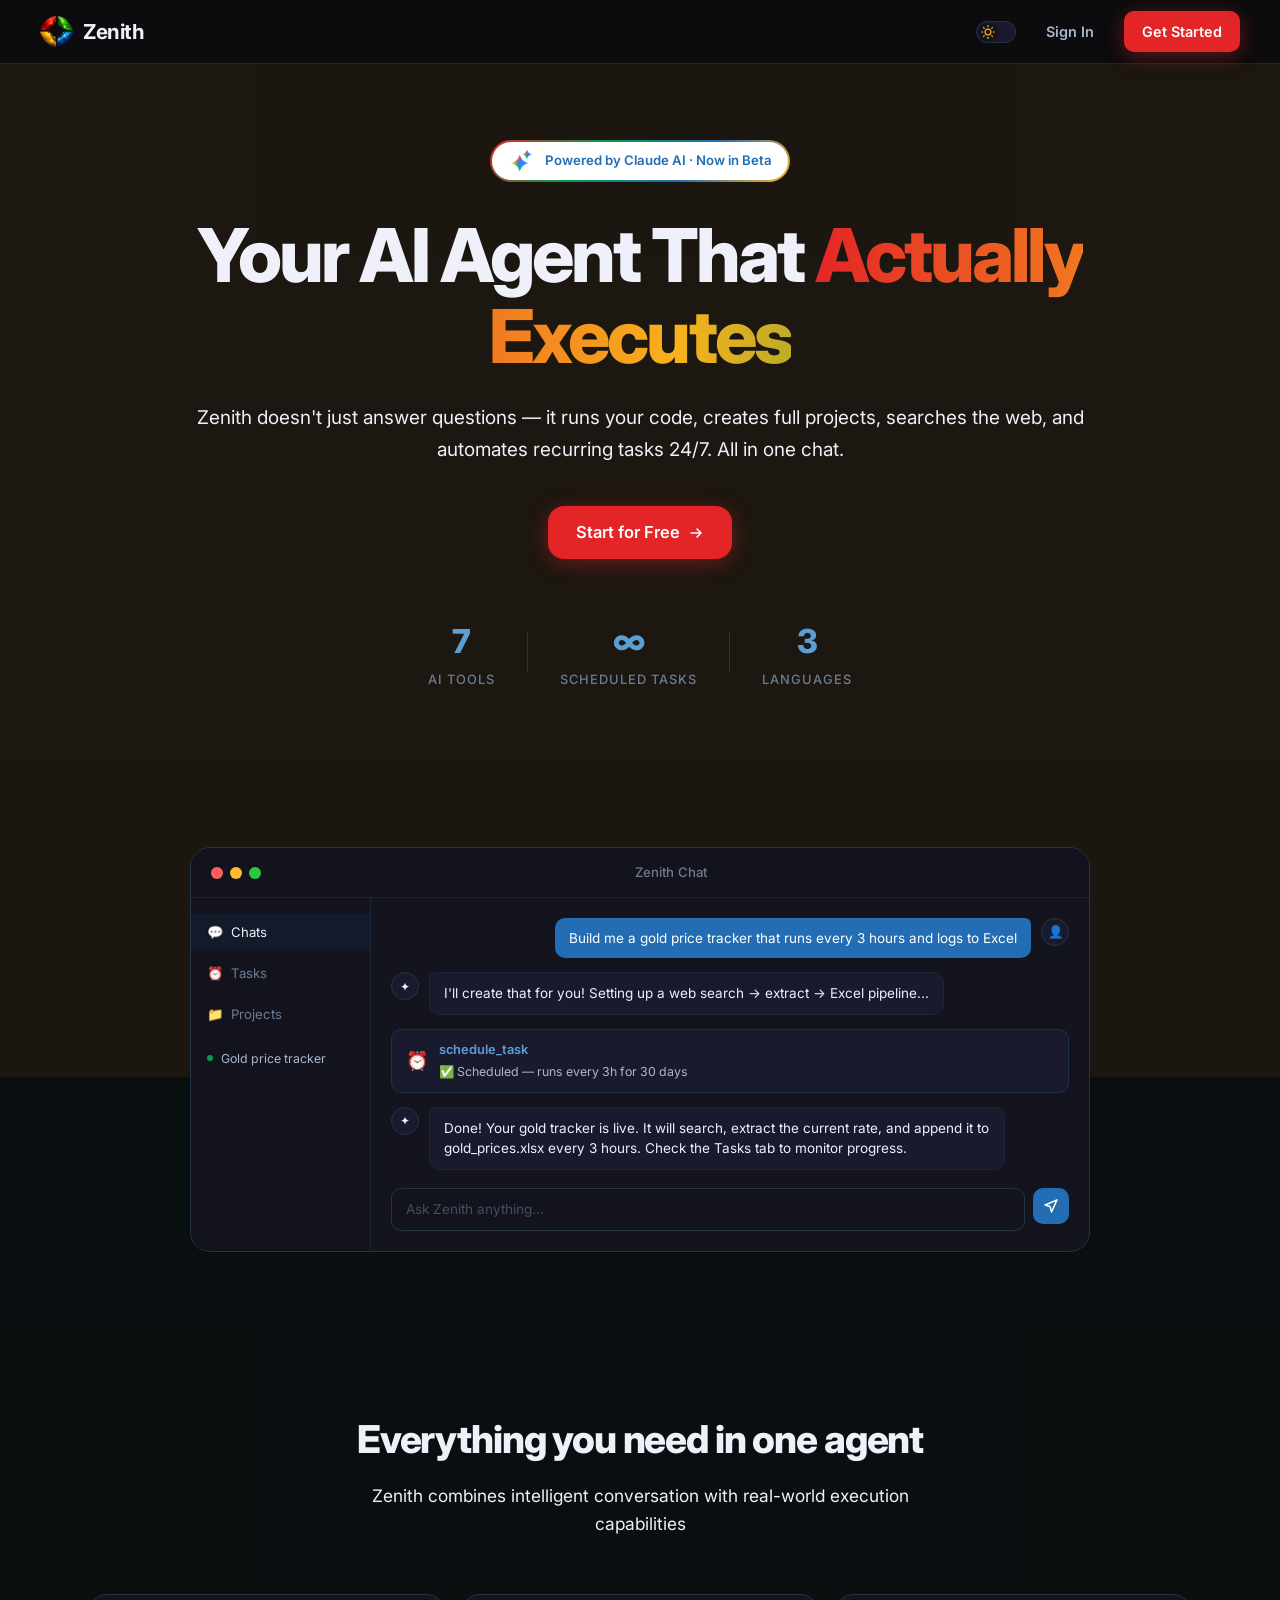
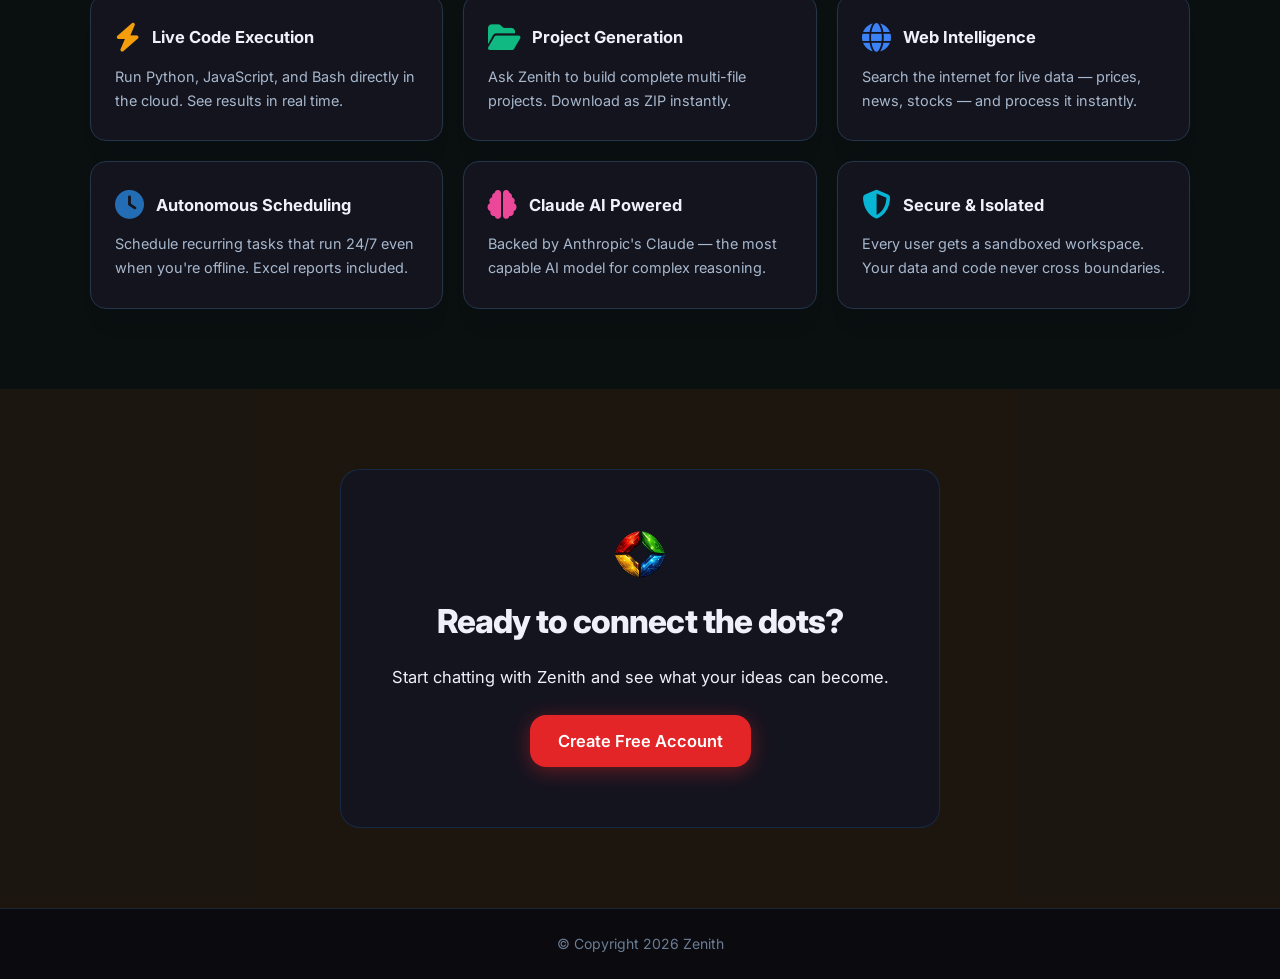
<file: index.html>
<!DOCTYPE html>
<html lang="en" data-theme="dark">
<head>
  <meta charset="UTF-8">
  <meta name="viewport" content="width=device-width, initial-scale=1.0">
  <title>Zenith — AI Agent That Actually Executes</title>
  <link rel="icon" href="images/zenith.png">
  <link rel="stylesheet" href="styles/index.css">
  <link rel="stylesheet" href="https://cdnjs.cloudflare.com/ajax/libs/font-awesome/6.5.1/css/all.min.css">
</head>
<body>
<div class="landing">
  

  <!-- Navbar -->
  <nav class="landing-nav">
    <a href="index.html" class="nav-brand">
      <img src="images/zenith.png" alt="Zenith Logo" class="nav-brand-logo">
      <span class="nav-brand-name">Zenith</span>
    </a>
    <div class="nav-actions">
      <button class="theme-toggle theme-toggle-sm theme-dark" id="themeToggle" type="button" title="Switch theme">
        <span class="theme-toggle-track"><span class="theme-toggle-thumb">
          <svg class="theme-icon theme-icon-sun" width="14" height="14" viewBox="0 0 24 24" fill="none" stroke="currentColor" stroke-width="2" stroke-linecap="round"><circle cx="12" cy="12" r="5"/><line x1="12" y1="1" x2="12" y2="3"/><line x1="12" y1="21" x2="12" y2="23"/><line x1="4.22" y1="4.22" x2="5.64" y2="5.64"/><line x1="18.36" y1="18.36" x2="19.78" y2="19.78"/><line x1="1" y1="12" x2="3" y2="12"/><line x1="21" y1="12" x2="23" y2="12"/><line x1="4.22" y1="19.78" x2="5.64" y2="18.36"/><line x1="18.36" y1="5.64" x2="19.78" y2="4.22"/></svg>
          <svg class="theme-icon theme-icon-moon" width="14" height="14" viewBox="0 0 24 24" fill="none" stroke="currentColor" stroke-width="2" stroke-linecap="round"><path d="M21 12.79A9 9 0 1111.21 3 7 7 0 0021 12.79z"/></svg>
        </span></span>
      </button>
      <a href="login.html" class="btn btn-ghost" id="navSignIn">Sign In</a>
      <a href="signup.html" class="btn btn-primary" id="navGetStarted">Get Started</a>
      <button class="nav-mobile-toggle" id="mobileMenuToggle" aria-label="Open menu">
        <svg width="20" height="20" viewBox="0 0 24 24" fill="none" stroke="currentColor" stroke-width="2" stroke-linecap="round">
          <line x1="3" y1="6" x2="21" y2="6"/>
          <line x1="3" y1="12" x2="21" y2="12"/>
          <line x1="3" y1="18" x2="21" y2="18"/>
        </svg>
      </button>
    </div>
  </nav>

  <!-- Mobile Menu -->
  <div class="nav-mobile-menu" id="mobileMenu">
    <a href="#features" class="mobile-nav-link" onclick="closeMobileMenu()">⚡ Features</a>
    <a href="#demo" class="mobile-nav-link" onclick="closeMobileMenu()">💬 Demo</a>
    <div class="nav-mobile-actions" id="mobileNavActions">
      <a href="login.html" class="btn btn-ghost">Sign In</a>
      <a href="signup.html" class="btn btn-primary">Get Started — Free</a>
    </div>
  </div>

  <!-- Hero -->
  <section class="landing-hero" id="hero">
    <div class="hero-badge">
      <img src="images/power.png" alt="Powered" class="badge-dot">
      Powered by Claude AI · Now in Beta
    </div>

    <h1 class="hero-title">
      Your AI Agent That
      <span class="hero-title-gradient"> Actually Executes</span>
    </h1>

    <p class="hero-subtitle">
      Zenith doesn't just answer questions — it runs your code, creates full projects,
      searches the web, and automates recurring tasks 24/7. All in one chat.
    </p>

    <div class="hero-actions">
      <a href="signup.html" class="btn btn-primary btn-xl" id="heroCta">
        <span>Start for Free</span>
        <svg width="16" height="16" viewBox="0 0 16 16" fill="none">
          <path d="M3 8h10M9 4l4 4-4 4" stroke="currentColor" stroke-width="1.5" stroke-linecap="round" stroke-linejoin="round"/>
        </svg>
      </a>
    </div>

    <div class="hero-stats">
      <div class="stat"><span class="stat-number">7</span><span class="stat-label">AI Tools</span></div>
      <div class="stat-divider"></div>
      <div class="stat"><span class="stat-number">∞</span><span class="stat-label">Scheduled Tasks</span></div>
      <div class="stat-divider"></div>
      <div class="stat"><span class="stat-number">3</span><span class="stat-label">Languages</span></div>
    </div>
  </section>

  <!-- Demo Preview -->
  <section class="landing-demo" id="demo">
    <div class="demo-window">
      <div class="demo-titlebar">
        <div class="demo-dots"><span></span><span></span><span></span></div>
        <span class="demo-title">Zenith Chat</span>
      </div>
      <div class="demo-sidebar">
        <div class="demo-nav-item demo-nav-active"><span>💬</span> Chats</div>
        <div class="demo-nav-item"><span>⏰</span> Tasks</div>
        <div class="demo-nav-item"><span>📁</span> Projects</div>
        <div class="demo-session"><span class="demo-session-dot"></span> Gold price tracker</div>
      </div>
      <div class="demo-chat">
        <div class="demo-msg demo-msg-user" style="animation-delay:0s">
          <div class="demo-msg-avatar">👤</div>
          <div class="demo-msg-bubble">Build me a gold price tracker that runs every 3 hours and logs to Excel</div>
        </div>
        <div class="demo-msg demo-msg-assistant" style="animation-delay:0.15s">
          <div class="demo-msg-avatar">✦</div>
          <div class="demo-msg-bubble">I'll create that for you! Setting up a web search → extract → Excel pipeline...</div>
        </div>
        <div class="demo-msg demo-msg-tool" style="animation-delay:0.3s">
          <div class="demo-tool-card">
            <span class="demo-tool-icon">⏰</span>
            <div>
              <div class="demo-tool-name">schedule_task</div>
              <div class="demo-tool-status">✅ Scheduled — runs every 3h for 30 days</div>
            </div>
          </div>
        </div>
        <div class="demo-msg demo-msg-assistant" style="animation-delay:0.45s">
          <div class="demo-msg-avatar">✦</div>
          <div class="demo-msg-bubble">Done! Your gold tracker is live. It will search, extract the current rate, and append it to gold_prices.xlsx every 3 hours. Check the Tasks tab to monitor progress.</div>
        </div>
        <div class="demo-input-row">
          <div class="demo-input">Ask Zenith anything...</div>
          <button class="demo-send-btn">
            <svg width="16" height="16" viewBox="0 0 16 16" fill="none">
              <path d="M14 2L2 7l5 1.5L8.5 14 14 2z" stroke="white" stroke-width="1.5" stroke-linejoin="round"/>
            </svg>
          </button>
        </div>
      </div>
    </div>
  </section>

  <!-- Features -->
  <section class="landing-features" id="features">
    <div class="section-header">
      <h2 class="section-title">Everything you need in one agent</h2>
      <p class="section-subtitle">Zenith combines intelligent conversation with real-world execution capabilities</p>
    </div>
    <div class="features-grid" id="featuresGrid"></div>
  </section>

  <!-- CTA -->
  <section class="landing-cta">
    <div class="cta-inner">
      <img src="images/zenith.png" alt="Zenith Logo" class="cta-logo">
      <h2 class="cta-title">Ready to connect the dots?</h2>
      <p class="cta-subtitle">Start chatting with Zenith and see what your ideas can become.</p>
      <a href="signup.html" class="btn btn-primary btn-xl" id="ctaBtn">Create Free Account</a>
    </div>
  </section>

  <!-- Footer -->
  <footer class="landing-footer">
    <span class="footer-copy">© Copyright 2026 Zenith</span>
  </footer>
</div>

<script src="scripts/script.js"></script>
</body>
</html>
</file>
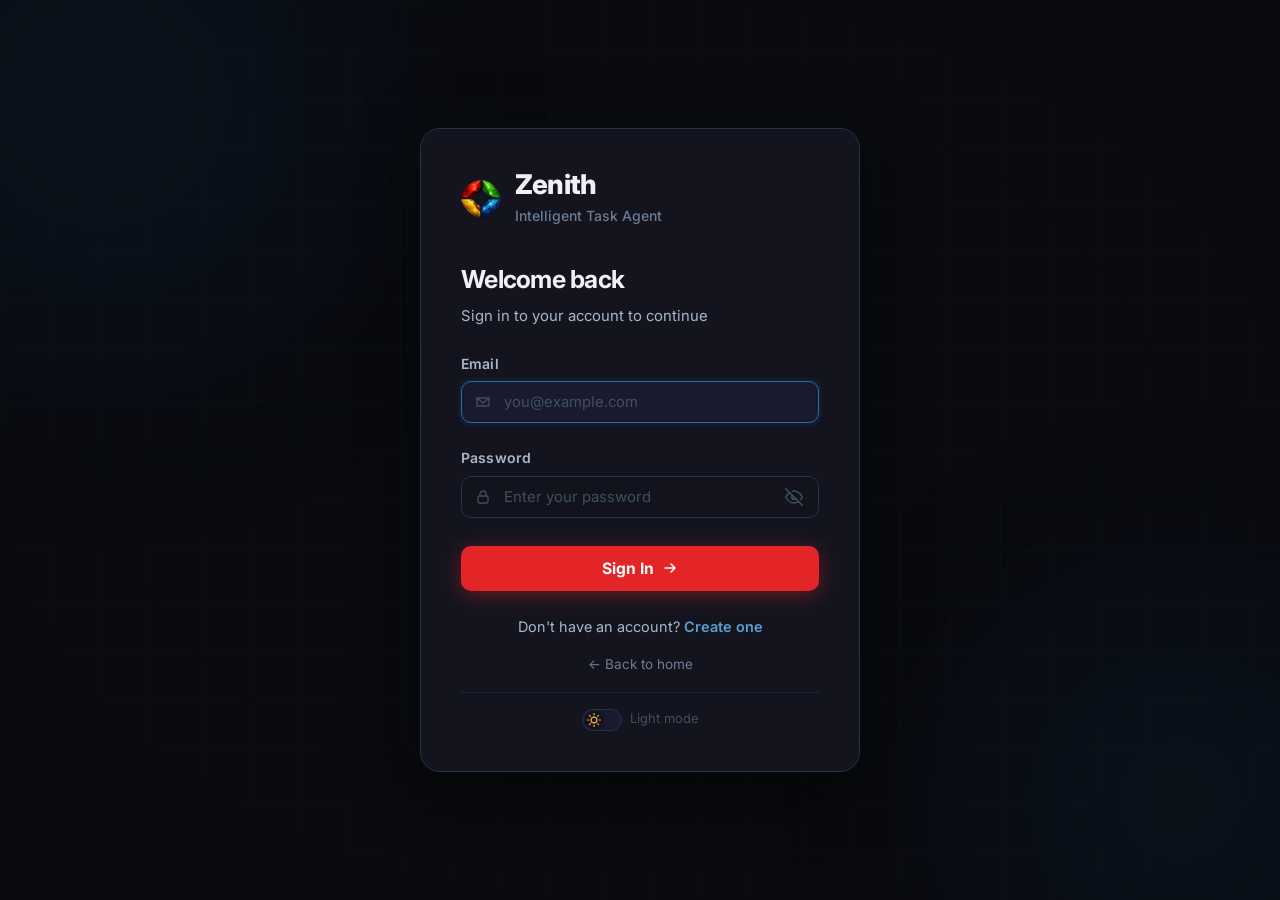
<file: dashboard.html>
<!DOCTYPE html>
<html lang="en" data-theme="dark">
<head>
  <meta charset="UTF-8">
  <meta name="viewport" content="width=device-width, initial-scale=1.0">
  <title>Zenith — Chat</title>
  <link rel="icon" href="images/zenith.png">
  <link rel="stylesheet" href="styles/index.css">
  <link rel="stylesheet" href="styles/dashboard.css">
</head>
<body>
<div class="chat-page" id="chatPage">
  <!-- Mobile overlay -->
  <div class="mobile-overlay" id="mobileOverlay" style="display:none"></div>

  <!-- ═══ Sidebar ═══ -->
  <aside class="sidebar" id="sidebar">
    <!-- Header -->
    <div class="sidebar-header">
      <div class="sidebar-logo" title="Go to home page" onclick="window.location.href='index.html'" style="cursor:pointer">
        <img src="images/zenith.png" alt="Zenith" class="sidebar-brand-logo">
        <span class="sidebar-brand" id="sidebarBrandText">Zenith</span>
      </div>
      <div class="sidebar-header-actions">
        <button class="sidebar-collapse-btn" id="collapseBtn" title="Collapse sidebar">
          <svg width="18" height="18" viewBox="0 0 18 18" fill="none"><rect x="2" y="3" width="14" height="12" rx="2" stroke="currentColor" stroke-width="1.3"/><line x1="9" y1="3" x2="9" y2="15" stroke="currentColor" stroke-width="1.3"/></svg>
        </button>
      </div>
    </div>

    <!-- Actions -->
    <div class="sidebar-actions" id="sidebarActions">
      <button class="sidebar-action-btn" id="newChatBtn">
        <svg width="16" height="16" viewBox="0 0 16 16" fill="none"><path d="M8 3v10M3 8h10" stroke="currentColor" stroke-width="1.6" stroke-linecap="round"/></svg>
        <span>New chat</span>
      </button>
      <button class="sidebar-action-btn" id="searchBtn">
        <svg width="16" height="16" viewBox="0 0 16 16" fill="none"><circle cx="7" cy="7" r="4.5" stroke="currentColor" stroke-width="1.4"/><path d="M11 11l3 3" stroke="currentColor" stroke-width="1.4" stroke-linecap="round"/></svg>
        <span>Search</span>
      </button>
    </div>

    <!-- Search -->
    <div class="sidebar-search" id="searchContainer" style="display:none">
      <svg class="search-icon" width="14" height="14" viewBox="0 0 14 14" fill="none"><circle cx="6" cy="6" r="4.5" stroke="currentColor" stroke-width="1.2"/><path d="M10 10l2.5 2.5" stroke="currentColor" stroke-width="1.2" stroke-linecap="round"/></svg>
      <input type="text" class="sidebar-search-input" id="searchInput" placeholder="Search conversations...">
      <button class="search-clear" id="searchClear" style="display:none">×</button>
    </div>

    <!-- Nav tabs -->
    <nav class="sidebar-nav" id="sidebarNav">
      <button class="sidebar-nav-btn sidebar-nav-active" data-tab="chats">
        <svg width="16" height="16" viewBox="0 0 16 16" fill="none"><path d="M1.5 2h13v9.5H8.5l-3 3V11.5H1.5V2z" stroke="currentColor" stroke-width="1.3" stroke-linejoin="round"/></svg>
        <span>Chats</span>
      </button>
      <button class="sidebar-nav-btn" data-tab="tasks">
        <svg width="16" height="16" viewBox="0 0 16 16" fill="none"><circle cx="8" cy="8" r="6" stroke="currentColor" stroke-width="1.3"/><path d="M8 4.5v3.5l2.5 2" stroke="currentColor" stroke-width="1.3" stroke-linecap="round"/></svg>
        <span>Tasks</span>
        <span class="nav-badge" id="tasksBadge" style="display:none">0</span>
      </button>
      <button class="sidebar-nav-btn" onclick="window.location.href='projects.html'" title="Open Projects">
        <svg width="16" height="16" viewBox="0 0 16 16" fill="none"><rect x="1.5" y="2" width="13" height="12" rx="1.5" stroke="currentColor" stroke-width="1.3"/><line x1="5.5" y1="2" x2="5.5" y2="14" stroke="currentColor" stroke-width="1.3"/><line x1="5.5" y1="5.5" x2="14.5" y2="5.5" stroke="currentColor" stroke-width="1.3"/></svg>
        <span>Projects</span>
      </button>
    </nav>

    <!-- Session list -->
    <div class="sidebar-content" id="sidebarContent">
      <div class="sidebar-section-label" id="recentsLabel" style="display:none">Recents</div>
      <ul class="session-list" id="sessionList" role="list"></ul>
      <!-- Tasks panel placeholder -->
      <div id="tasksPanel" style="display:none">
        <div class="panel-empty"><div class="panel-empty-icon">⏰</div><p>No scheduled tasks yet</p><span class="panel-empty-hint">Ask Zenith to schedule a recurring task</span></div>
      </div>
      <!-- Loading -->
      <div class="sidebar-loading" id="sessionsLoading" style="display:none">
        <div class="spinner spinner-sm"></div>
      </div>
      <!-- Empty state -->
      <div class="sidebar-empty" id="sessionsEmpty" style="display:none">
        <div class="empty-icon">💬</div>
        <p>No conversations yet</p>
        <button class="empty-start-btn" id="emptyStartBtn">Start one →</button>
      </div>
    </div>

    <!-- Footer -->
    <div class="sidebar-footer">
      <div class="sidebar-footer-row">
        <button class="theme-toggle theme-toggle-sm theme-dark" id="themeToggle" type="button" title="Switch theme">
          <span class="theme-toggle-track"><span class="theme-toggle-thumb">
            <svg class="theme-icon theme-icon-sun" width="14" height="14" viewBox="0 0 24 24" fill="none" stroke="currentColor" stroke-width="2" stroke-linecap="round"><circle cx="12" cy="12" r="5"/><line x1="12" y1="1" x2="12" y2="3"/><line x1="12" y1="21" x2="12" y2="23"/><line x1="4.22" y1="4.22" x2="5.64" y2="5.64"/><line x1="18.36" y1="18.36" x2="19.78" y2="19.78"/><line x1="1" y1="12" x2="3" y2="12"/><line x1="21" y1="12" x2="23" y2="12"/><line x1="4.22" y1="19.78" x2="5.64" y2="18.36"/><line x1="18.36" y1="5.64" x2="19.78" y2="4.22"/></svg>
            <svg class="theme-icon theme-icon-moon" width="14" height="14" viewBox="0 0 24 24" fill="none" stroke="currentColor" stroke-width="2" stroke-linecap="round"><path d="M21 12.79A9 9 0 1111.21 3 7 7 0 0021 12.79z"/></svg>
          </span></span>
        </button>
      </div>
      <!-- Profile trigger -->
      <div class="pm-trigger" id="profileTrigger">
        <div class="pm-avatar" id="profileAvatar">NA</div>
        <div class="pm-user-info">
          <span class="pm-user-name" id="profileName">User</span>
          <span class="pm-user-plan">Free</span>
        </div>
        <svg class="pm-dots" width="16" height="16" viewBox="0 0 16 16" fill="none"><circle cx="8" cy="3" r="1.2" fill="currentColor"/><circle cx="8" cy="8" r="1.2" fill="currentColor"/><circle cx="8" cy="13" r="1.2" fill="currentColor"/></svg>
      </div>
    </div>
  </aside>

  <!-- ═══ Main Chat Area ═══ -->
  <main class="chat-main" id="chatMain">
    <!-- Mobile topbar -->
    <div class="mobile-topbar">
      <button class="mobile-menu-btn" id="mobileMenuBtn" aria-label="Open sidebar">
        <svg width="20" height="20" viewBox="0 0 20 20" fill="none"><path d="M3 5h14M3 10h14M3 15h14" stroke="currentColor" stroke-width="1.5" stroke-linecap="round"/></svg>
      </button>
      <span class="mobile-title" id="mobileTitle">Zenith</span>
      <div style="width:36px"></div>
    </div>

    <!-- Chat area -->
    <div class="chat-area chat-area--empty" id="chatArea">
      <!-- Landing (empty state) -->
      <div class="chat-landing" id="chatLanding">
        <div class="landing-brand">
          <img src="images/zenith.png" alt="Zenith" class="landing-logo">
        </div>
        <h1 class="landing-greeting" id="landingGreeting">How can I help you today?</h1>
        <p class="landing-sub">Ask me anything — I can run code, build projects, search the web & schedule tasks.</p>
        <div class="landing-input-wrap">
          <div class="ci-wrapper ci-wrapper--landing" id="landingCiWrapper">
            <div class="ci-container">
              <div class="ci-box" id="landingCiBox">
                <!-- Attachment strip (landing) -->
                <div class="ci-attachments" id="landingAttachments" style="display:none"></div>
                <form class="ci-row" id="landingInputForm" action="javascript:void(0)">
                  <div class="ci-left">
                    <button type="button" class="ci-icon-btn" id="landingPlusBtn" title="Attach files">
                      <svg width="18" height="18" viewBox="0 0 24 24" fill="none"><path d="M12 5v14M5 12h14" stroke="currentColor" stroke-width="2.2" stroke-linecap="round"/></svg>
                    </button>
                  </div>
                  <textarea class="ci-textarea" id="landingTextarea" placeholder="Ask me anything…" rows="1"></textarea>
                  <div class="ci-right">
                    <span class="ci-badge" id="landingBadge" style="display:none">0</span>
                    <button type="submit" class="ci-send" id="landingSendBtn" disabled>
                      <svg width="18" height="18" viewBox="0 0 24 24" fill="none"><path d="M12 19V5M12 5l-6 6M12 5l6 6" stroke="currentColor" stroke-width="2.2" stroke-linecap="round" stroke-linejoin="round"/></svg>
                    </button>
                  </div>
                </form>
              </div>
              <!-- Hidden file inputs (landing) -->
              <input type="file" id="landingFileAny" multiple hidden>
              <input type="file" id="landingFileImage" accept="image/*" multiple hidden>
              <input type="file" id="landingFileVideo" accept="video/*" multiple hidden>
              <input type="file" id="landingFileAudio" accept="audio/*" multiple hidden>
            </div>
          </div>
        </div>
      </div>

      <!-- Messages container (hidden when empty) -->
      <div class="chat-messages" id="chatMessages" style="display:none">
        <div class="messages-list" id="messagesList"></div>
        <div id="messagesBottom"></div>
      </div>

      <!-- Stop generation -->
      <div class="stop-generation-wrapper" id="stopWrapper" style="display:none">
        <button class="stop-generation-btn" id="stopBtn"><span class="stop-icon"></span><span>Stop generating</span></button>
      </div>

      <!-- Bottom input (shown when chat is active) -->
      <div class="ci-wrapper" id="chatInputWrapper" style="display:none">
        <div class="ci-container">
          <div class="ci-box" id="chatCiBox">
            <!-- Attachment strip (chat) -->
            <div class="ci-attachments" id="chatAttachments" style="display:none"></div>
            <form class="ci-row" id="chatInputForm" action="javascript:void(0)">
              <div class="ci-left">
                <button type="button" class="ci-icon-btn" id="chatPlusBtn" title="Attach files">
                  <svg width="18" height="18" viewBox="0 0 24 24" fill="none"><path d="M12 5v14M5 12h14" stroke="currentColor" stroke-width="2.2" stroke-linecap="round"/></svg>
                </button>
              </div>
              <textarea class="ci-textarea" id="chatTextarea" placeholder="Message Zenith..." rows="1"></textarea>
              <div class="ci-right">
                <span class="ci-badge" id="chatBadge" style="display:none">0</span>
                <button type="submit" class="ci-send" id="chatSendBtn" disabled>
                  <svg width="18" height="18" viewBox="0 0 24 24" fill="none"><path d="M12 19V5M12 5l-6 6M12 5l6 6" stroke="currentColor" stroke-width="2.2" stroke-linecap="round" stroke-linejoin="round"/></svg>
                </button>
              </div>
            </form>
          </div>
          <!-- Hidden file inputs (chat) -->
          <input type="file" id="chatFileAny" multiple hidden>
          <input type="file" id="chatFileImage" accept="image/*" multiple hidden>
          <input type="file" id="chatFileVideo" accept="video/*" multiple hidden>
          <input type="file" id="chatFileAudio" accept="audio/*" multiple hidden>
        </div>
      </div>

      </div>
  </main>
</div>

<!-- Popup menu (shared, positioned via JS — outside overflow containers) -->
<div class="ci-menu" id="ciMenu" style="display:none"></div>

<!-- ═══ Profile Menu Popup ═══ -->
<div class="pm-menu-overlay" id="pmMenuOverlay" style="display:none">
  <div id="pmPopupMenu" class="pm-menu">
    <!-- User info header -->
    <div class="pm-menu-header">
      <div class="pm-menu-avatar" id="pmMenuAvatar">NA</div>
      <div class="pm-menu-user">
        <span class="pm-menu-name" id="pmMenuName">User</span>
        <span class="pm-menu-handle" id="pmMenuHandle">@user</span>
      </div>
    </div>
    <div class="pm-menu-divider"></div>
    <!-- Menu items -->
    <button class="pm-menu-item" id="pmBtnProfile">
      <div class="pm-menu-item-avatar" id="pmMenuItemAvatar">NA</div>
      <span>Profile</span>
    </button>
    <button class="pm-menu-item" id="pmBtnSettings">
      <svg width="18" height="18" viewBox="0 0 18 18" fill="none"><path d="M7.5 2h3l.4 2.1a5.5 5.5 0 011.3.8l2-.8 1.5 2.6-1.6 1.3a5.8 5.8 0 010 1.6l1.6 1.3-1.5 2.6-2-.8a5.5 5.5 0 01-1.3.8L10.5 16h-3l-.4-2.1a5.5 5.5 0 01-1.3-.8l-2 .8-1.5-2.6 1.6-1.3a5.8 5.8 0 010-1.6L2.3 7.1l1.5-2.6 2 .8a5.5 5.5 0 011.3-.8L7.5 2z" stroke="currentColor" stroke-width="1.3" stroke-linejoin="round"/><circle cx="9" cy="9" r="2.5" stroke="currentColor" stroke-width="1.3"/></svg>
      <span>Settings</span>
    </button>
    <button class="pm-menu-item pm-menu-item-help" id="pmBtnHelp">
      <svg width="18" height="18" viewBox="0 0 18 18" fill="none"><circle cx="9" cy="9" r="7" stroke="currentColor" stroke-width="1.3"/><path d="M6.5 7a2.5 2.5 0 015 0c0 1.5-2.5 1.5-2.5 3" stroke="currentColor" stroke-width="1.3" stroke-linecap="round"/><circle cx="9" cy="13" r="0.8" fill="currentColor"/></svg>
      <span>Help</span>
      <svg class="pm-chevron" width="14" height="14" viewBox="0 0 14 14" fill="none"><path d="M5 3l4 4-4 4" stroke="currentColor" stroke-width="1.3" stroke-linecap="round" stroke-linejoin="round"/></svg>
    </button>
    <div class="pm-menu-divider"></div>
    <button class="pm-menu-item pm-menu-logout" id="pmBtnLogout">
      <svg width="18" height="18" viewBox="0 0 18 18" fill="none"><path d="M6.5 2.5H4A1.5 1.5 0 002.5 4v10A1.5 1.5 0 004 15.5h2.5M12 12.5l3.5-3.5L12 5.5M7 9h8.5" stroke="currentColor" stroke-width="1.3" stroke-linecap="round" stroke-linejoin="round"/></svg>
      <span>Log out</span>
    </button>
  </div>
</div>

<!-- ═══ Edit Profile Modal ═══ -->
<div class="pm-modal-overlay" id="pmProfileOverlay" style="display:none">
  <div class="pm-modal pm-modal-profile" id="pmProfileModal">
    <h2 class="pm-modal-title">Edit profile</h2>
    <div class="pm-profile-avatar-section">
      <div class="pm-profile-avatar-large" id="pmProfileAvatarLarge">NA</div>
    </div>
    <div class="pm-form-group">
      <label class="pm-form-label">Display name</label>
      <input type="text" class="pm-form-input" id="pmDisplayName" placeholder="Your display name">
    </div>
    <div class="pm-form-group">
      <label class="pm-form-label">Username</label>
      <input type="text" class="pm-form-input" id="pmUsername" placeholder="Your username">
    </div>
    <p class="pm-profile-hint">Your profile helps people recognize you. Your name and username are also used in the Zenith app.</p>
    <div class="pm-modal-actions">
      <button class="pm-btn pm-btn-cancel" id="pmProfileCancel">Cancel</button>
      <button class="pm-btn pm-btn-save" id="pmProfileSave">Save</button>
    </div>
  </div>
</div>

<!-- ═══ Settings Modal ═══ -->
<div class="pm-modal-overlay" id="pmSettingsOverlay" style="display:none">
  <div class="pm-modal pm-modal-settings" id="pmSettingsModal">
    <button class="pm-settings-close" id="pmSettingsClose">
      <svg width="20" height="20" viewBox="0 0 20 20" fill="none"><path d="M5 5l10 10M15 5L5 15" stroke="currentColor" stroke-width="1.5" stroke-linecap="round"/></svg>
    </button>
    <div class="pm-settings-layout">
      <!-- Sidebar tabs -->
      <nav class="pm-settings-nav">
        <button class="pm-settings-tab pm-settings-tab-active" data-stab="personalization" id="pmTabPersonalization">
          <svg width="16" height="16" viewBox="0 0 16 16" fill="none"><circle cx="8" cy="8" r="3" stroke="currentColor" stroke-width="1.2"/><path d="M8 1v2M8 13v2M1 8h2M13 8h2M2.9 2.9l1.4 1.4M11.7 11.7l1.4 1.4M2.9 13.1l1.4-1.4M11.7 4.3l1.4-1.4" stroke="currentColor" stroke-width="1.2" stroke-linecap="round"/></svg>
          Personalization
        </button>
        <button class="pm-settings-tab" data-stab="connectors" id="pmTabConnectors">
          <svg width="16" height="16" viewBox="0 0 16 16" fill="none"><path d="M5.5 2v3.5a1.5 1.5 0 003 0V2" stroke="currentColor" stroke-width="1.2" stroke-linecap="round"/><path d="M7 5.5v3" stroke="currentColor" stroke-width="1.2" stroke-linecap="round"/><circle cx="7" cy="11" r="2.5" stroke="currentColor" stroke-width="1.2"/><path d="M12 6.5a2 2 0 00-2-2" stroke="currentColor" stroke-width="1.2" stroke-linecap="round"/><path d="M13.5 6.5a3.5 3.5 0 00-3.5-3.5" stroke="currentColor" stroke-width="1.2" stroke-linecap="round"/></svg>
          Connectors
        </button>
        <button class="pm-settings-tab" data-stab="account" id="pmTabAccount">
          <svg width="16" height="16" viewBox="0 0 16 16" fill="none"><circle cx="8" cy="5" r="3" stroke="currentColor" stroke-width="1.2"/><path d="M2 14c0-3 2.5-5 6-5s6 2 6 5" stroke="currentColor" stroke-width="1.2" stroke-linecap="round"/></svg>
          Account
        </button>
      </nav>
      <!-- Content area -->
      <div class="pm-settings-content" id="pmSettingsContent">
        <!-- Personalization panel -->
        <div class="pm-settings-panel" id="pmPanelPersonalization">
          <h3 class="pm-settings-heading">Personalization</h3>
          <p class="pm-settings-desc">Tell Zenith about yourself so it can give better, more tailored responses.</p>
          <div class="pm-form-group">
            <label class="pm-form-label">About you</label>
            <textarea class="pm-form-textarea" id="pmPersonalizationText" rows="6" placeholder="What do you do? What are you working on? What are your preferences for how Zenith should respond?"></textarea>
            <span class="pm-form-hint" id="pmPersonalizationCount">0/1500 characters</span>
          </div>
          <div class="pm-settings-panel-actions">
            <button class="pm-btn pm-btn-save" id="pmSavePreferences">Save preferences</button>
          </div>
        </div>
        <!-- Connectors panel -->
        <div class="pm-settings-panel" id="pmPanelConnectors" style="display:none">
          <div class="pm-connectors-header">
            <div>
              <h3 class="pm-settings-heading">Connectors</h3>
              <p class="pm-settings-desc" style="margin-bottom:0">Allow Zenith to reference other apps and services for more context.</p>
            </div>
          </div>
          <div class="pm-connectors-list" id="pmConnectorsList"></div>
        </div>
        <!-- Account panel -->
        <div class="pm-settings-panel" id="pmPanelAccount" style="display:none">
          <h3 class="pm-settings-heading">Account</h3>
          <p class="pm-settings-desc">Manage your Zenith account details and preferences.</p>
          <div class="pm-account-info">
            <div class="pm-account-row">
              <span class="pm-account-label">Email</span>
              <span class="pm-account-value" id="pmAccountEmail">user@example.com</span>
            </div>
            <div class="pm-account-row">
              <span class="pm-account-label">Username</span>
              <span class="pm-account-value" id="pmAccountUsername">@user</span>
            </div>
            <div class="pm-account-row">
              <span class="pm-account-label">Plan</span>
              <span class="pm-account-value pm-account-plan">Free plan</span>
            </div>
          </div>
          <div class="pm-account-danger">
            <h4>Danger zone</h4>
            <p>Permanently delete your account and all associated data. This action cannot be undone.</p>
            <button class="pm-btn pm-btn-danger" id="pmDeleteAccount">Delete account</button>
          </div>
        </div>
      </div>
    </div>
  </div>
</div>

<!-- ═══ Help Center Modal ═══ -->
<div class="pm-modal-overlay" id="pmHelpOverlay" style="display:none">
  <div class="pm-modal pm-modal-help" id="pmHelpModal">
    <button class="pm-settings-close" id="pmHelpClose">
      <svg width="20" height="20" viewBox="0 0 20 20" fill="none"><path d="M5 5l10 10M15 5L5 15" stroke="currentColor" stroke-width="1.5" stroke-linecap="round"/></svg>
    </button>
    <div class="pm-help-content">
      <div class="pm-help-icon">
        <svg width="48" height="48" viewBox="0 0 48 48" fill="none"><circle cx="24" cy="24" r="20" stroke="var(--brand-primary)" stroke-width="2.5"/><path d="M17 20a7 7 0 0114 0c0 4-7 4-7 8" stroke="var(--brand-primary)" stroke-width="2.5" stroke-linecap="round"/><circle cx="24" cy="35" r="1.8" fill="var(--brand-primary)"/></svg>
      </div>
      <h2 class="pm-help-title">Help Center</h2>
      <p class="pm-help-subtitle">Get help with Zenith</p>
      <div class="pm-help-cards">
        <div class="pm-help-card">
          <svg width="24" height="24" viewBox="0 0 24 24" fill="none"><path d="M12 2L2 7l10 5 10-5-10-5zM2 17l10 5 10-5M2 12l10 5 10-5" stroke="currentColor" stroke-width="1.5" stroke-linejoin="round"/></svg>
          <h4>Getting Started</h4>
          <p>Learn the basics of using Zenith for your projects.</p>
        </div>
        <div class="pm-help-card">
          <svg width="24" height="24" viewBox="0 0 24 24" fill="none"><path d="M21 15a2 2 0 01-2 2H7l-4 4V5a2 2 0 012-2h14a2 2 0 012 2z" stroke="currentColor" stroke-width="1.5" stroke-linejoin="round"/></svg>
          <h4>Chat Features</h4>
          <p>Upload files, images, and use AI-powered conversations.</p>
        </div>
        <div class="pm-help-card">
          <svg width="24" height="24" viewBox="0 0 24 24" fill="none"><rect x="3" y="3" width="7" height="7" rx="1.5" stroke="currentColor" stroke-width="1.5"/><rect x="14" y="3" width="7" height="7" rx="1.5" stroke="currentColor" stroke-width="1.5"/><rect x="3" y="14" width="7" height="7" rx="1.5" stroke="currentColor" stroke-width="1.5"/><rect x="14" y="14" width="7" height="7" rx="1.5" stroke="currentColor" stroke-width="1.5"/></svg>
          <h4>Zoho Integrations</h4>
          <p>Connect Cliq, Meeting, Connect, and Notes.</p>
        </div>
        <div class="pm-help-card">
          <svg width="24" height="24" viewBox="0 0 24 24" fill="none"><path d="M12 22s8-4 8-10V5l-8-3-8 3v7c0 6 8 10 8 10z" stroke="currentColor" stroke-width="1.5" stroke-linejoin="round"/></svg>
          <h4>Privacy &amp; Security</h4>
          <p>How we keep your data safe and secure.</p>
        </div>
      </div>
      <div class="pm-help-footer">
        <p>Need more help? <a href="mailto:support@zenith.com">Contact support</a></p>
      </div>
    </div>
  </div>
</div>

<!-- ═══ Upgrade Modal (placeholder) ═══ -->
<div class="pm-modal-overlay" id="pmUpgradeOverlay" style="display:none">
  <div class="pm-modal pm-modal-upgrade" id="pmUpgradeModal">
    <button class="pm-settings-close" id="pmUpgradeClose">
      <svg width="20" height="20" viewBox="0 0 20 20" fill="none"><path d="M5 5l10 10M15 5L5 15" stroke="currentColor" stroke-width="1.5" stroke-linecap="round"/></svg>
    </button>
    <div class="pm-upgrade-content">
      <div class="pm-upgrade-icon">⭐</div>
      <h2>Upgrade to Pro</h2>
      <p>Get unlimited conversations, priority support, and advanced features.</p>
      <button class="pm-btn pm-btn-save" style="margin-top:16px">Coming soon</button>
    </div>
  </div>
</div>

<script src="scripts/script.js"></script>
<script src="scripts/dashboard.js"></script>
</body>
</html>
</file>
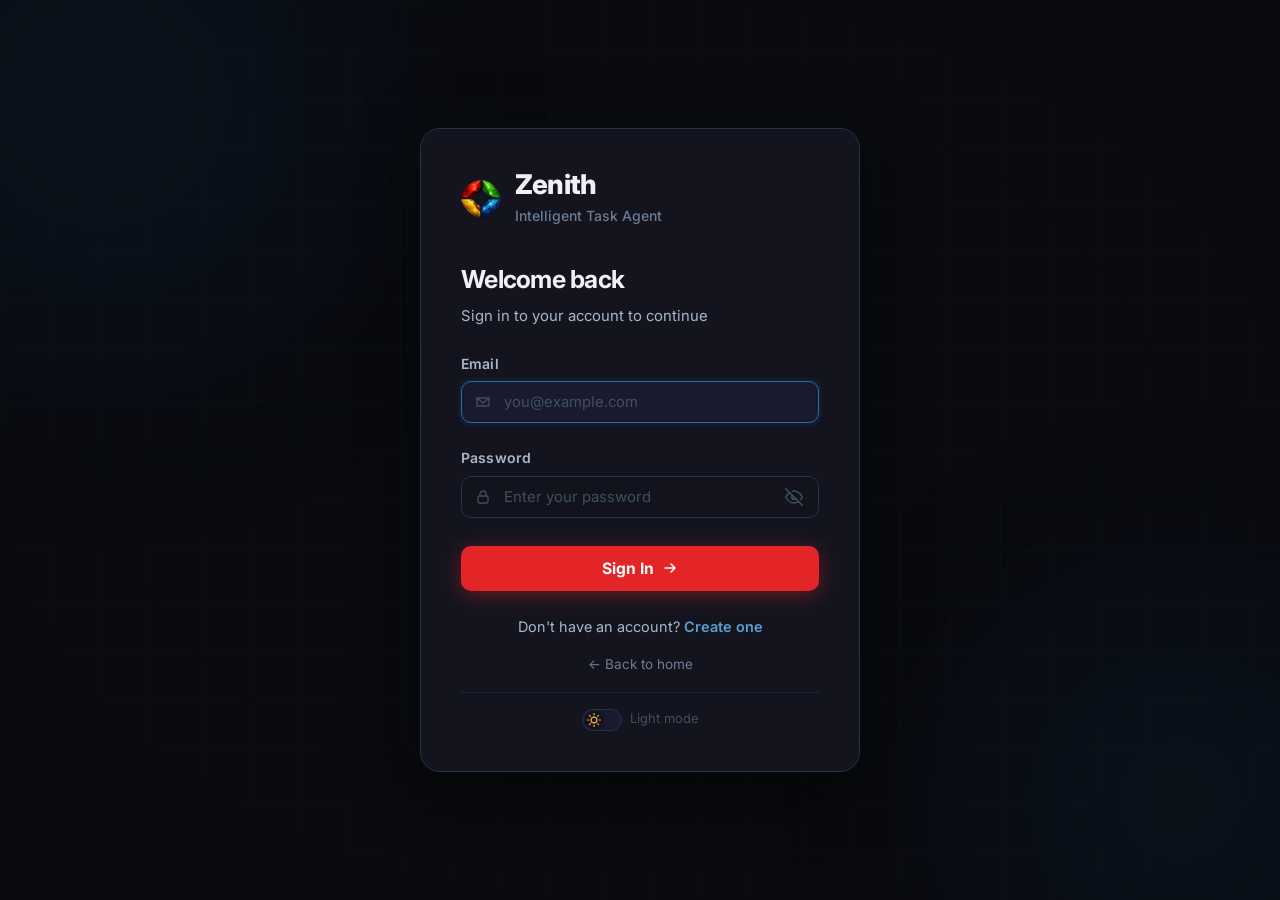
<file: login.html>
<!DOCTYPE html>
<html lang="en" data-theme="dark">
<head>
  <meta charset="UTF-8">
  <meta name="viewport" content="width=device-width, initial-scale=1.0">
  <title>Sign In — Zenith</title>
  <link rel="icon" href="images/zenith.png">
  <link rel="stylesheet" href="styles/index.css">
  <link rel="stylesheet" href="styles/login_signup.css">
</head>
<body>
<div class="auth-page">
  <div class="auth-bg">
    <div class="auth-orb auth-orb-1"></div>
    <div class="auth-orb auth-orb-2"></div>
    <div class="auth-grid"></div>
  </div>

  <div class="auth-card">
    <div class="auth-logo">
      <img src="images/zenith.png" alt="Zenith Logo" class="auth-brand-logo">
      <div>
        <h1 class="auth-brand">Zenith</h1>
        <p class="auth-brand-sub">Intelligent Task Agent</p>
      </div>
    </div>

    <h2 class="auth-title">Welcome back</h2>
    <p class="auth-subtitle">Sign in to your account to continue</p>

    <div class="auth-alert auth-alert-error" id="serverError" role="alert" style="display:none">
      <span class="alert-icon">⚠️</span>
      <span id="serverErrorText"></span>
    </div>

    <form class="auth-form" id="loginForm" novalidate>
      <div class="form-field">
        <label class="form-label" for="email">Email</label>
        <div class="input-wrapper" id="emailWrapper">
          <span class="input-icon"><svg width="16" height="16" viewBox="0 0 16 16" fill="none"><path d="M2 4h12v8H2V4zm0 0l6 5 6-5" stroke="currentColor" stroke-width="1.3" stroke-linecap="round" stroke-linejoin="round"/></svg></span>
          <input id="email" type="email" class="form-input" placeholder="you@example.com" autocomplete="email" autofocus>
        </div>
        <span class="form-error" id="emailError"></span>
      </div>

      <div class="form-field">
        <label class="form-label" for="password">Password</label>
        <div class="input-wrapper" id="passwordWrapper">
          <span class="input-icon"><svg width="16" height="16" viewBox="0 0 16 16" fill="none"><rect x="3" y="7" width="10" height="7" rx="1.5" stroke="currentColor" stroke-width="1.3"/><path d="M5 7V5a3 3 0 016 0v2" stroke="currentColor" stroke-width="1.3" stroke-linecap="round"/></svg></span>
          <input id="password" type="password" class="form-input" placeholder="Enter your password" autocomplete="current-password">
          <button type="button" class="input-toggle" id="togglePwd" aria-label="Show password">
            <svg width="18" height="18" viewBox="0 0 24 24" fill="none" stroke="currentColor" stroke-width="2" stroke-linecap="round" stroke-linejoin="round"><path d="M17.94 17.94A10.07 10.07 0 0112 20c-7 0-11-8-11-8a18.45 18.45 0 015.06-5.94M9.9 4.24A9.12 9.12 0 0112 4c7 0 11 8 11 8a18.5 18.5 0 01-2.16 3.19m-6.72-1.07a3 3 0 11-4.24-4.24"/><line x1="1" y1="1" x2="23" y2="23"/></svg>
          </button>
        </div>
        <span class="form-error" id="passwordError"></span>
      </div>

      <button type="submit" class="auth-btn" id="submitBtn">
        Sign In
        <svg width="16" height="16" viewBox="0 0 16 16" fill="none"><path d="M3 8h10M9 4l4 4-4 4" stroke="currentColor" stroke-width="1.5" stroke-linecap="round" stroke-linejoin="round"/></svg>
      </button>
    </form>

    <p class="auth-footer-text">Don't have an account? <a href="signup.html" class="auth-link">Create one</a></p>
    <a href="index.html" class="auth-back-link">← Back to home</a>

    <div class="auth-theme-toggle">
      <button class="theme-toggle theme-toggle-sm theme-dark" id="themeToggle" type="button" title="Switch theme">
        <span class="theme-toggle-track"><span class="theme-toggle-thumb">
          <svg class="theme-icon theme-icon-sun" width="14" height="14" viewBox="0 0 24 24" fill="none" stroke="currentColor" stroke-width="2" stroke-linecap="round"><circle cx="12" cy="12" r="5"/><line x1="12" y1="1" x2="12" y2="3"/><line x1="12" y1="21" x2="12" y2="23"/><line x1="4.22" y1="4.22" x2="5.64" y2="5.64"/><line x1="18.36" y1="18.36" x2="19.78" y2="19.78"/><line x1="1" y1="12" x2="3" y2="12"/><line x1="21" y1="12" x2="23" y2="12"/><line x1="4.22" y1="19.78" x2="5.64" y2="18.36"/><line x1="18.36" y1="5.64" x2="19.78" y2="4.22"/></svg>
          <svg class="theme-icon theme-icon-moon" width="14" height="14" viewBox="0 0 24 24" fill="none" stroke="currentColor" stroke-width="2" stroke-linecap="round"><path d="M21 12.79A9 9 0 1111.21 3 7 7 0 0021 12.79z"/></svg>
        </span></span>
      </button>
      <span class="theme-toggle-label">Light mode</span>
    </div>
  </div>
</div>

<script src="scripts/script.js"></script>
<script src="scripts/login.js"></script>
</body>
</html>
</file>
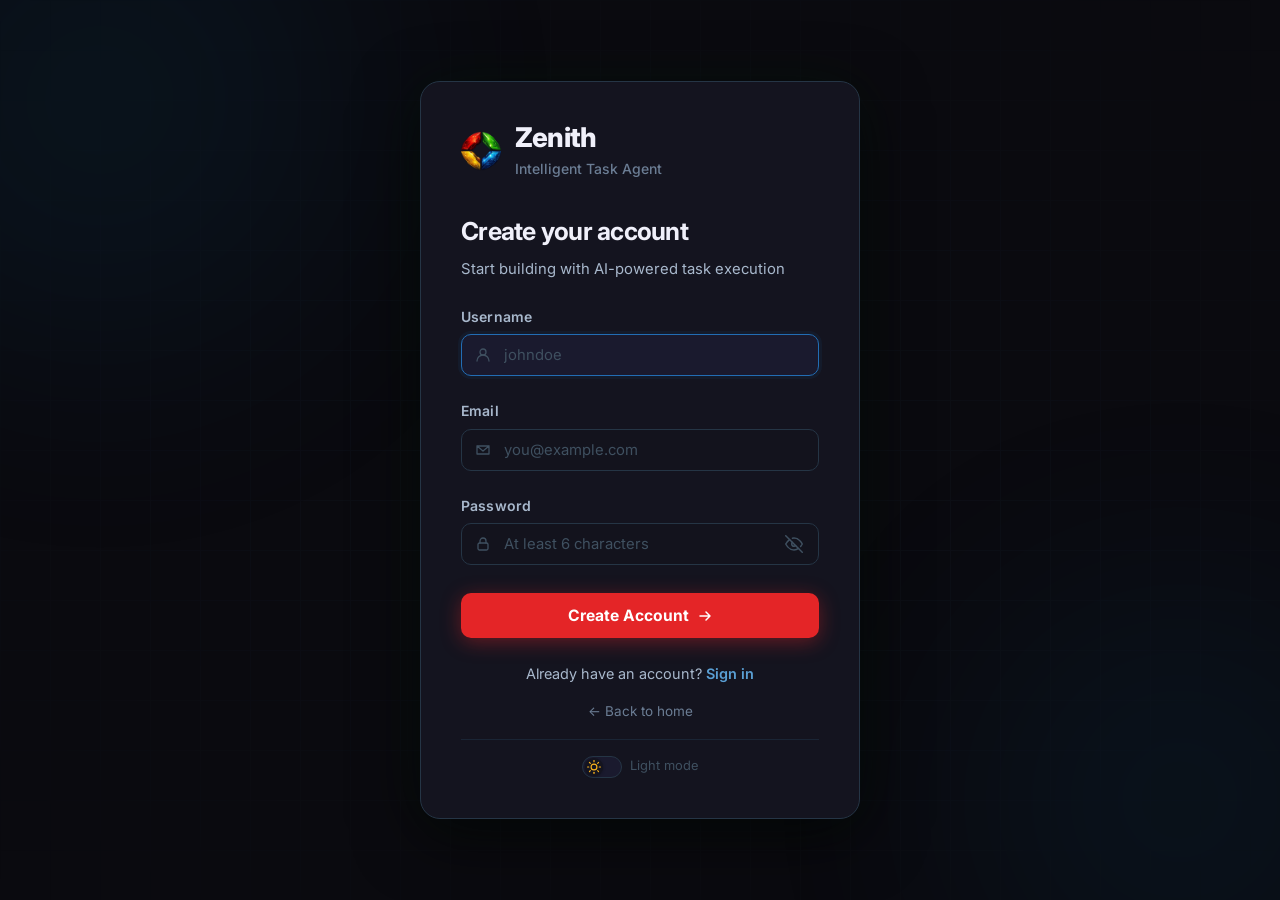
<file: signup.html>
<!DOCTYPE html>
<html lang="en" data-theme="dark">
<head>
  <meta charset="UTF-8">
  <meta name="viewport" content="width=device-width, initial-scale=1.0">
  <title>Create Account — Zenith</title>
  <link rel="icon" href="images/zenith.png">
  <link rel="stylesheet" href="styles/index.css">
  <link rel="stylesheet" href="styles/login_signup.css">
</head>
<body>
<div class="auth-page">
  <div class="auth-bg">
    <div class="auth-orb auth-orb-1"></div>
    <div class="auth-orb auth-orb-2"></div>
    <div class="auth-grid"></div>
  </div>

  <div class="auth-card">
    <div class="auth-logo">
      <img src="images/zenith.png" alt="Zenith Logo" class="auth-brand-logo">
      <div>
        <h1 class="auth-brand">Zenith</h1>
        <p class="auth-brand-sub">Intelligent Task Agent</p>
      </div>
    </div>

    <h2 class="auth-title">Create your account</h2>
    <p class="auth-subtitle">Start building with AI-powered task execution</p>

    <div class="auth-alert auth-alert-error" id="serverError" role="alert" style="display:none">
      <span class="alert-icon">⚠️</span>
      <span id="serverErrorText"></span>
    </div>

    <form class="auth-form" id="registerForm" novalidate>
      <div class="form-field">
        <label class="form-label" for="username">Username</label>
        <div class="input-wrapper" id="usernameWrapper">
          <span class="input-icon"><svg width="16" height="16" viewBox="0 0 16 16" fill="none"><circle cx="8" cy="5" r="3" stroke="currentColor" stroke-width="1.3"/><path d="M2 14c0-3.314 2.686-6 6-6s6 2.686 6 6" stroke="currentColor" stroke-width="1.3" stroke-linecap="round"/></svg></span>
          <input id="username" type="text" class="form-input" placeholder="johndoe" autocomplete="username" autofocus>
        </div>
        <span class="form-error" id="usernameError"></span>
      </div>

      <div class="form-field">
        <label class="form-label" for="email">Email</label>
        <div class="input-wrapper" id="emailWrapper">
          <span class="input-icon"><svg width="16" height="16" viewBox="0 0 16 16" fill="none"><path d="M2 4h12v8H2V4zm0 0l6 5 6-5" stroke="currentColor" stroke-width="1.3" stroke-linecap="round" stroke-linejoin="round"/></svg></span>
          <input id="email" type="email" class="form-input" placeholder="you@example.com" autocomplete="email">
        </div>
        <span class="form-error" id="emailError"></span>
      </div>

      <div class="form-field">
        <label class="form-label" for="reg-password">Password</label>
        <div class="input-wrapper" id="passwordWrapper">
          <span class="input-icon"><svg width="16" height="16" viewBox="0 0 16 16" fill="none"><rect x="3" y="7" width="10" height="7" rx="1.5" stroke="currentColor" stroke-width="1.3"/><path d="M5 7V5a3 3 0 016 0v2" stroke="currentColor" stroke-width="1.3" stroke-linecap="round"/></svg></span>
          <input id="reg-password" type="password" class="form-input" placeholder="At least 6 characters" autocomplete="new-password">
          <button type="button" class="input-toggle" id="togglePwd" aria-label="Show password">
            <svg width="18" height="18" viewBox="0 0 24 24" fill="none" stroke="currentColor" stroke-width="2" stroke-linecap="round" stroke-linejoin="round"><path d="M17.94 17.94A10.07 10.07 0 0112 20c-7 0-11-8-11-8a18.45 18.45 0 015.06-5.94M9.9 4.24A9.12 9.12 0 0112 4c7 0 11 8 11 8a18.5 18.5 0 01-2.16 3.19m-6.72-1.07a3 3 0 11-4.24-4.24"/><line x1="1" y1="1" x2="23" y2="23"/></svg>
          </button>
        </div>
        <span class="form-error" id="passwordError"></span>
        <div class="pwd-strength" id="pwdStrength" style="display:none">
          <div class="pwd-bars"><div class="pwd-bar" id="bar1"></div><div class="pwd-bar" id="bar2"></div><div class="pwd-bar" id="bar3"></div><div class="pwd-bar" id="bar4"></div><div class="pwd-bar" id="bar5"></div></div>
          <span class="pwd-label" id="pwdLabel"></span>
        </div>
      </div>

      <button type="submit" class="auth-btn" id="submitBtn">
        Create Account
        <svg width="16" height="16" viewBox="0 0 16 16" fill="none"><path d="M3 8h10M9 4l4 4-4 4" stroke="currentColor" stroke-width="1.5" stroke-linecap="round" stroke-linejoin="round"/></svg>
      </button>
    </form>

    <p class="auth-footer-text">Already have an account? <a href="login.html" class="auth-link">Sign in</a></p>
    <a href="index.html" class="auth-back-link">← Back to home</a>

    <div class="auth-theme-toggle">
      <button class="theme-toggle theme-toggle-sm theme-dark" id="themeToggle" type="button" title="Switch theme">
        <span class="theme-toggle-track"><span class="theme-toggle-thumb">
          <svg class="theme-icon theme-icon-sun" width="14" height="14" viewBox="0 0 24 24" fill="none" stroke="currentColor" stroke-width="2" stroke-linecap="round"><circle cx="12" cy="12" r="5"/><line x1="12" y1="1" x2="12" y2="3"/><line x1="12" y1="21" x2="12" y2="23"/><line x1="4.22" y1="4.22" x2="5.64" y2="5.64"/><line x1="18.36" y1="18.36" x2="19.78" y2="19.78"/><line x1="1" y1="12" x2="3" y2="12"/><line x1="21" y1="12" x2="23" y2="12"/><line x1="4.22" y1="19.78" x2="5.64" y2="18.36"/><line x1="18.36" y1="5.64" x2="19.78" y2="4.22"/></svg>
          <svg class="theme-icon theme-icon-moon" width="14" height="14" viewBox="0 0 24 24" fill="none" stroke="currentColor" stroke-width="2" stroke-linecap="round"><path d="M21 12.79A9 9 0 1111.21 3 7 7 0 0021 12.79z"/></svg>
        </span></span>
      </button>
      <span class="theme-toggle-label">Light mode</span>
    </div>
  </div>
</div>

<script src="scripts/script.js"></script>
<script src="scripts/signup.js"></script>
</body>
</html>
</file>
<file: styles/index.css>
/* ============================================================
   Zenith — Global Styles & Design System
   ============================================================ */

@import url('https://fonts.googleapis.com/css2?family=Inter:wght@300;400;500;600;700;800&family=JetBrains+Mono:wght@400;500&display=swap');

*, *::before, *::after { box-sizing: border-box; margin: 0; padding: 0; }

/* ════════════════════════════════════════════════
   DARK THEME (default)
   ════════════════════════════════════════════════ */
:root,
[data-theme="dark"] {
  --bg-base:        #0a0a0f;
  --bg-surface:     #0f0f18;
  --bg-elevated:    #14141f;
  --bg-overlay:     #1a1a2e;
  --bg-hover:       #1e1e30;
  --bg-active:      #22223a;
  --bg-card:        #13131d;
  --brand-primary:    #226DB4;
  --brand-secondary:  #5a9fd4;
  --brand-tertiary:   #8bbde8;
  --brand-dim:        #226DB415;
  --brand-glow:       #226DB430;
  --brand-glow-lg:    0 0 40px #226DB420, 0 0 80px #226DB410;
  --brand-red:        #E42527;
  --brand-green:      #0A9949;
  --brand-blue:       #226DB4;
  --brand-gold:       #F9B21C;
  --accent-blue:    #226DB4;
  --accent-cyan:    #06b6d4;
  --accent-green:   #0A9949;
  --accent-yellow:  #F9B21C;
  --accent-red:     #E42527;
  --accent-orange:  #f97316;
  --text-primary:   #f0f0fa;
  --text-secondary: #a8b8cc;
  --text-tertiary:  #6b7d94;
  --text-muted:     #3f5060;
  --text-inverse:   #0a0a0f;
  --border-subtle:  #1a2535;
  --border-default: #253545;
  --border-strong:  #35506a;
  --border-brand:   #226DB440;
  --shadow-sm:   0 1px 3px rgba(0,0,0,0.4);
  --shadow-md:   0 4px 16px rgba(0,0,0,0.5);
  --shadow-lg:   0 8px 32px rgba(0,0,0,0.6);
  --shadow-xl:   0 16px 64px rgba(0,0,0,0.7);
  --shadow-brand: 0 4px 24px rgba(34,109,180,0.25);
}

/* ════════════════════════════════════════════════
   LIGHT THEME
   ════════════════════════════════════════════════ */
[data-theme="light"] {
  --bg-base:        #f8f8fc;
  --bg-surface:     #ffffff;
  --bg-elevated:    #f3f5ff;
  --bg-overlay:     #e7edff;
  --bg-hover:       #ede9fd;
  --bg-active:      #c4d8ff;
  --bg-card:        #ffffff;
  --brand-primary:    #226DB4;
  --brand-secondary:  #1a5a96;
  --brand-tertiary:   #144a7c;
  --brand-dim:        #226DB412;
  --brand-glow:       #226DB425;
  --brand-glow-lg:    0 0 40px #226DB418, 0 0 80px #226DB40a;
  --brand-red:        #E42527;
  --brand-green:      #0A9949;
  --brand-blue:       #226DB4;
  --brand-gold:       #F9B21C;
  --accent-blue:    #226DB4;
  --accent-cyan:    #0891b2;
  --accent-green:   #0A9949;
  --accent-yellow:  #d4960a;
  --accent-red:     #c92022;
  --accent-orange:  #ea580c;
  --text-primary:   #0c1620;
  --text-secondary: #2e4458;
  --text-tertiary:  #567890;
  --text-muted:     #8aa0b4;
  --text-inverse:   #ffffff;
  --border-subtle:  #e0e8f0;
  --border-default: #c8d8e8;
  --border-strong:  #a0b8cc;
  --border-brand:   #226DB430;
  --shadow-sm:   0 1px 3px rgba(100,90,200,0.08);
  --shadow-md:   0 4px 16px rgba(100,90,200,0.12);
  --shadow-lg:   0 8px 32px rgba(100,90,200,0.14);
  --shadow-xl:   0 16px 64px rgba(100,90,200,0.16);
  --shadow-brand: 0 4px 24px rgba(34,109,180,0.20);
}

/* ════════════════════════════════════════════════
   SHARED TOKENS
   ════════════════════════════════════════════════ */
:root {
  --font-sans: 'Inter', -apple-system, BlinkMacSystemFont, 'Segoe UI', sans-serif;
  --font-mono: 'JetBrains Mono', 'Fira Code', 'Cascadia Code', monospace;
  --space-1:  4px;  --space-2:  8px;  --space-3:  12px; --space-4:  16px;
  --space-5:  20px; --space-6:  24px; --space-8:  32px; --space-10: 40px; --space-12: 48px;
  --radius-sm:   6px;  --radius-md:   10px; --radius-lg:   16px;
  --radius-xl:   20px; --radius-full: 9999px;
  --transition-fast:   all 0.12s ease;
  --transition-normal: all 0.2s ease;
  --transition-slow:   all 0.35s ease;
  --sidebar-width: 280px;
}

/* ── Base ── */
html { font-size: 16.5px; -webkit-font-smoothing: antialiased; -moz-osx-font-smoothing: grayscale; text-rendering: optimizeLegibility; }
body { font-family: var(--font-sans); background-color: var(--bg-base); color: var(--text-primary); line-height: 1.6; min-height: 100vh; transition: background-color 0.25s ease, color 0.25s ease; }
::-webkit-scrollbar { width: 6px; height: 6px; }
::-webkit-scrollbar-track { background: transparent; }
::-webkit-scrollbar-thumb { background: var(--border-strong); border-radius: var(--radius-full); }
::-webkit-scrollbar-thumb:hover { background: var(--text-muted); }
::selection { background: var(--brand-glow); color: var(--brand-tertiary); }
.sr-only { position: absolute; width: 1px; height: 1px; padding: 0; margin: -1px; overflow: hidden; clip: rect(0,0,0,0); white-space: nowrap; border-width: 0; }
.truncate { overflow: hidden; text-overflow: ellipsis; white-space: nowrap; }
a { color: var(--brand-secondary); text-decoration: none; transition: var(--transition-fast); }
a:hover { color: var(--brand-tertiary); }
code { font-family: var(--font-mono); font-size: 0.875em; background: var(--bg-overlay); padding: 2px 6px; border-radius: var(--radius-sm); color: var(--brand-tertiary); }
pre { font-family: var(--font-mono); background: var(--bg-overlay); border: 1px solid var(--border-default); border-radius: var(--radius-md); padding: var(--space-4); overflow-x: auto; line-height: 1.5; font-size: 0.875rem; }
pre code { background: none; padding: 0; color: var(--text-primary); }

/* ── Global Animations ── */
@keyframes fadeIn { from { opacity: 0; transform: translateY(8px); } to { opacity: 1; transform: translateY(0); } }
@keyframes slideInLeft { from { opacity: 0; transform: translateX(-16px); } to { opacity: 1; transform: translateX(0); } }
@keyframes slideInRight { from { opacity: 0; transform: translateX(16px); } to { opacity: 1; transform: translateX(0); } }
@keyframes scaleIn { from { opacity: 0; transform: scale(0.95); } to { opacity: 1; transform: scale(1); } }
@keyframes pulse-dot { 0%, 80%, 100% { transform: scale(0.6); opacity: 0.4; } 40% { transform: scale(1.0); opacity: 1; } }
@keyframes shimmer { 0% { background-position: -200% 0; } 100% { background-position: 200% 0; } }
@keyframes spin { to { transform: rotate(360deg); } }
@keyframes gradientShift { 0% { background-position: 0% 50%; } 50% { background-position: 100% 50%; } 100% { background-position: 0% 50%; } }
@keyframes glow-pulse { 0%, 100% { box-shadow: 0 0 20px rgba(34,109,180,0.3); } 50% { box-shadow: 0 0 40px rgba(34,109,180,0.6); } }
@keyframes float { 0%, 100% { transform: translateY(0px); } 50% { transform: translateY(-10px); } }
@keyframes blink { 0%, 100% { scale: 1; opacity: 1; } 50% { scale: 0.9; opacity: 0.7; } }
:focus-visible { outline: 2px solid var(--brand-primary); outline-offset: 2px; border-radius: var(--radius-sm); }

/* ── Theme Toggle ── */
.theme-toggle { position: relative; display: inline-flex; align-items: center; background: none; border: none; cursor: pointer; padding: 0; flex-shrink: 0; }
.theme-toggle-track { display: flex; align-items: center; width: 44px; height: 24px; border-radius: 12px; background: var(--bg-overlay); border: 1px solid var(--border-default); position: relative; transition: var(--transition-normal); }
.theme-toggle:hover .theme-toggle-track { border-color: var(--border-strong); }
.theme-toggle-thumb { position: absolute; left: 2px; top: 1px; width: 20px; height: 20px; border-radius: 50%; background: var(--bg-elevated); display: flex; align-items: center; justify-content: center; transition: all 0.25s cubic-bezier(0.4,0,0.2,1); box-shadow: 0 1px 3px rgba(0,0,0,0.3); }
.theme-light .theme-toggle-thumb { left: 22px; background: #226DB4; }
.theme-icon { position: absolute; transition: opacity 0.2s ease, transform 0.25s ease; }
.theme-dark .theme-icon-sun { opacity: 1; transform: rotate(0deg) scale(1); color: #F9B21C; }
.theme-dark .theme-icon-moon { opacity: 0; transform: rotate(-90deg) scale(0.5); }
.theme-light .theme-icon-sun { opacity: 0; transform: rotate(90deg) scale(0.5); }
.theme-light .theme-icon-moon { opacity: 1; transform: rotate(0deg) scale(1); color: #fff; }
.theme-toggle-sm .theme-toggle-track { width: 40px; height: 22px; }
.theme-toggle-sm .theme-toggle-thumb { width: 18px; height: 18px; }
.theme-toggle-sm.theme-light .theme-toggle-thumb { left: 20px; }
.theme-toggle-label { font-size: 0.78rem; color: var(--text-muted); margin-left: 8px; white-space: nowrap; }

/* ============================================================
   Landing Page Styles
   ============================================================ */
.landing { min-height: 100vh; overflow-x: hidden; overflow-y: auto; position: relative; background: var(--bg-base); }

/* ── Background Animation ── */


/* ── Navbar ── */
.landing-nav { position: fixed; top: 0; left: 0; right: 0; z-index: 100; display: flex; align-items: center; justify-content: space-between; padding: 0 40px; height: 64px; background: rgba(10,10,15,0.85); backdrop-filter: blur(20px); -webkit-backdrop-filter: blur(20px); border-bottom: 1px solid var(--border-subtle); transition: background 0.25s ease; }
[data-theme="light"] .landing-nav { background: rgba(248,248,252,0.9); }
.nav-brand { display: flex; align-items: center; gap: 10px; text-decoration: none; flex-shrink: 0; cursor: pointer; transition: opacity 0.2s ease; }
.nav-brand:hover { opacity: 0.85; }
.nav-brand-logo { width: 2rem; border-radius: 8px; object-fit: contain; flex-shrink: 0; }
.nav-brand-name { font-size: 1.25rem; font-weight: 700; color: var(--text-primary); letter-spacing: -0.02em; }
.nav-actions { display: flex; align-items: center; gap: 12px; }
.nav-mobile-toggle { display: none; align-items: center; justify-content: center; width: 40px; height: 40px; background: none; border: 1px solid var(--border-default); border-radius: var(--radius-md); color: var(--text-primary); cursor: pointer; flex-shrink: 0; transition: var(--transition-fast); padding: 0; }
.nav-mobile-toggle:hover { background: var(--bg-hover); border-color: var(--border-strong); }
.nav-mobile-menu { display: none; position: fixed; top: 64px; left: 0; right: 0; bottom: 0; z-index: 99; background: var(--bg-base); padding: 24px; flex-direction: column; gap: 8px; animation: fadeIn 0.2s ease; overflow-y: auto; }
.nav-mobile-menu.open { display: flex; }
.nav-mobile-actions { display: flex; flex-direction: column; gap: 10px; margin-top: 8px; }
.nav-mobile-actions .btn { width: 100%; justify-content: center; padding: 14px 20px; font-size: 1rem; }

/* ── Buttons ── */
.btn { display: inline-flex; align-items: center; gap: 8px; padding: 9px 18px; border-radius: var(--radius-md); font-size: 0.875rem; font-weight: 600; font-family: var(--font-sans); cursor: pointer; border: none; transition: var(--transition-normal); text-decoration: none; white-space: nowrap; }
.btn-primary { background: linear-gradient(135deg, #E42527, #E42527); color: white; box-shadow: 0 4px 20px rgba(228,37,39,0.35); }
.btn-primary:hover { background: linear-gradient(135deg, #c91f21, #E42527); box-shadow: 0 6px 28px rgba(228,37,39,0.5); transform: translateY(-1px); color: white; }
.btn-primary:active { transform: translateY(0); }
.btn-outline { background: transparent; color: var(--text-primary); border: 1px solid var(--border-strong); }
.btn-outline:hover { border-color: var(--brand-primary); color: var(--brand-secondary); background: var(--brand-dim); }
.btn-ghost { background: transparent; color: var(--text-secondary); }
.btn-ghost:hover { color: var(--text-primary); background: var(--bg-hover); }
.btn-xl { padding: 13px 28px; font-size: 1rem; border-radius: var(--radius-lg); }
[data-theme="dark"] .btn-primary { background: linear-gradient(135deg, #E42527, #E42527); color: white; box-shadow: 0 4px 20px rgba(228,37,39,0.4); }
[data-theme="dark"] .btn-primary:hover { background: linear-gradient(135deg, #c91f21, #E42527); box-shadow: 0 6px 28px rgba(228,37,39,0.55); }
[data-theme="dark"] .btn-outline { border-color: #363660; color: #f0f0fa; }
[data-theme="dark"] .btn-outline:hover { border-color: #E42527; color: #E42527; background: rgba(228,37,39,0.08); }

/* ── Hero ── */
.landing-hero { position: relative; z-index: 1; text-align: center; padding: 140px 40px 80px; max-width: 100%; margin: 0 auto; background: #F9B21C13; }
.landing-hero .hero-badge, .landing-hero .hero-title, .landing-hero .hero-subtitle, .landing-hero .hero-actions, .landing-hero .hero-stats { max-width: 900px; margin-left: auto; margin-right: auto; }
.hero-badge { display: inline-flex; align-items: center; gap: 8px; padding: 6px 16px; border-radius: 999px; font-size: 0.8rem; font-weight: 600; color: #226DB4; border: 2px solid transparent; background: linear-gradient(#ffffff, #ffffff) padding-box, linear-gradient(135deg, #E42527, #0A9949, #226DB4, #F9B21C) border-box; margin-bottom: 2rem; }
.badge-dot { width: 1.7rem; animation: blink 3s ease-in-out infinite; }
.hero-title { font-size: clamp(2.2rem, 6vw, 4.5rem); font-weight: 800; line-height: 1.1; letter-spacing: -0.04em; margin-bottom: 24px; animation: fadeIn 0.7s ease 0.1s both; }
.hero-title-gradient { background: linear-gradient(90deg, #E42527 0%, #F9B21C 20%, #0A9949 40%, #226DB4 60%, #F9B21C 80%, #E42527 100%); -webkit-background-clip: text; -webkit-text-fill-color: transparent; background-clip: text; background-size: 400% 100%; animation: titleColorCycle 36s linear infinite, fadeIn 0.7s ease 0.1s both; }
@keyframes titleColorCycle { 0% { background-position: 0% 50%; } 100% { background-position: 400% 50%; } }
.hero-subtitle { font-size: 1.15rem; max-width: 640px; margin: 0 auto 40px; line-height: 1.7; animation: fadeIn 0.7s ease 0.2s both; }
.hero-actions { display: flex; align-items: center; justify-content: center; gap: 16px; margin-bottom: 56px; animation: fadeIn 0.7s ease 0.3s both; flex-wrap: wrap; }
.hero-stats { display: flex; align-items: center; justify-content: center; gap: 32px; animation: fadeIn 0.7s ease 0.4s both; }
.stat { display: flex; flex-direction: column; align-items: center; gap: 2px; }
.stat-number { font-size: 2rem; font-weight: 800; color: var(--brand-secondary); letter-spacing: -0.03em; }
.stat-label { font-size: 0.78rem; color: var(--text-tertiary); font-weight: 500; text-transform: uppercase; letter-spacing: 0.08em; }
.stat-divider { width: 1px; height: 40px; background: var(--border-default); }

/* ── Demo Window ── */
.landing-demo { position: relative; z-index: 1; padding: clamp(36px,6vw,80px) clamp(16px,4vw,40px); max-width: 100%; margin: 0 auto; scroll-margin-top: 80px; background: linear-gradient(180deg, #F9B21C13 55%, #0A994909 55%); }
.landing-demo > * { max-width: min(900px, 92vw); margin-left: auto; margin-right: auto; }
.demo-window { display: grid; grid-template-rows: auto 1fr; grid-template-columns: 180px 1fr; border: 1px solid var(--border-default); border-radius: var(--radius-xl); background: var(--bg-elevated); overflow: hidden; animation: scaleIn 0.6s ease 0.3s both; }
.demo-titlebar { grid-column: 1 / -1; display: flex; align-items: center; gap: 12px; padding: 14px 20px; background: var(--bg-card); border-bottom: 1px solid var(--border-subtle); }
.demo-dots { display: flex; gap: 7px; }
.demo-dots span { width: 12px; height: 12px; border-radius: 50%; background: var(--border-strong); }
.demo-dots span:nth-child(1) { background: #ff5f57; }
.demo-dots span:nth-child(2) { background: #febc2e; }
.demo-dots span:nth-child(3) { background: #28c840; }
.demo-title { font-size: 0.8rem; color: var(--text-tertiary); font-weight: 500; flex: 1; text-align: center; }
.demo-sidebar { background: var(--bg-card); border-right: 1px solid var(--border-subtle); padding: 16px 0; display: flex; flex-direction: column; gap: 4px; min-width: 0; }
.demo-nav-item { display: flex; align-items: center; gap: 8px; padding: 8px 16px; font-size: 0.8rem; color: var(--text-tertiary); cursor: default; white-space: nowrap; overflow: hidden; text-overflow: ellipsis; }
.demo-nav-active { color: var(--text-primary); background: var(--brand-dim); }
.demo-session { display: flex; align-items: center; gap: 8px; padding: 7px 16px; font-size: 0.75rem; color: var(--text-secondary); margin-top: 4px; white-space: nowrap; overflow: hidden; text-overflow: ellipsis; }
.demo-session-dot { width: 6px; height: 6px; border-radius: 50%; background: var(--accent-green); flex-shrink: 0; }
.demo-chat { padding: 20px; display: flex; flex-direction: column; gap: 14px; min-width: 0; overflow: visible; }
.demo-msg { display: flex; align-items: flex-start; gap: 10px; animation: slideInRight 0.4s ease both; min-width: 0; }
.demo-msg-user { flex-direction: row-reverse; }
.demo-msg-avatar { width: 28px; height: 28px; border-radius: 50%; background: var(--bg-overlay); display: flex; align-items: center; justify-content: center; font-size: 0.75rem; flex-shrink: 0; border: 1px solid var(--border-default); }
.demo-msg-bubble { max-width: 85%; padding: 10px 14px; border-radius: var(--radius-md); font-size: 0.82rem; line-height: 1.5; min-width: 0; word-wrap: break-word; overflow-wrap: break-word; }
.demo-msg-user .demo-msg-bubble { background: var(--brand-primary); color: white; border-radius: var(--radius-md) var(--radius-sm) var(--radius-md) var(--radius-md); }
.demo-msg-assistant .demo-msg-bubble { background: var(--bg-overlay); color: var(--text-primary); border: 1px solid var(--border-subtle); border-radius: var(--radius-sm) var(--radius-md) var(--radius-md) var(--radius-md); }
.demo-tool-card { display: flex; align-items: center; gap: 10px; padding: 10px 14px; background: var(--bg-overlay); border: 1px solid var(--border-brand); border-radius: var(--radius-md); width: 100%; min-width: 0; }
.demo-tool-icon { font-size: 1.1rem; }
.demo-tool-name { font-size: 0.78rem; color: var(--brand-secondary); font-weight: 600; }
.demo-tool-status { font-size: 0.75rem; color: var(--text-secondary); margin-top: 2px; }
.demo-input-row { display: flex; gap: 8px; margin-top: 4px; flex-shrink: 0; }
.demo-input { flex: 1; padding: 10px 14px; background: var(--bg-card); border: 1px solid var(--border-default); border-radius: var(--radius-md); font-size: 0.82rem; color: var(--text-muted); min-width: 0; }
.demo-send-btn { width: 36px; height: 36px; background: var(--brand-primary); border: none; border-radius: var(--radius-md); display: flex; align-items: center; justify-content: center; cursor: default; flex-shrink: 0; }
.demo-send-btn svg { width: 16px; height: 16px; }

/* ── Features ── */
.landing-features { position: relative; z-index: 1; padding: 80px 40px; max-width: 100%; margin: 0 auto; scroll-margin-top: 80px; background: #0A994909; }
.landing-features > * { max-width: 1100px; margin-left: auto; margin-right: auto; }
.section-header { text-align: center; margin-bottom: 56px; }
.section-title { font-size: clamp(1.8rem, 3vw, 2.5rem); font-weight: 800; letter-spacing: -0.03em; margin-bottom: 12px; }
.section-subtitle { font-size: 1.05rem; max-width: 540px; margin: 0 auto; }
.features-grid { display: grid; grid-template-columns: repeat(auto-fill, minmax(300px, 1fr)); gap: 20px; }
.feature-card { background: var(--bg-elevated); border: 1px solid var(--border-default); border-radius: var(--radius-lg); padding: 28px 24px; transition: var(--transition-normal); animation: fadeIn 0.6s ease both; position: relative; overflow: hidden; box-shadow: rgba(14,63,126,0.06) 0px 0px 0px 1px, rgba(42,51,70,0.03) 0px 1px 1px -0.5px, rgba(42,51,70,0.04) 0px 2px 2px -1px, rgba(42,51,70,0.04) 0px 3px 3px -1.5px, rgba(42,51,70,0.03) 0px 5px 5px -2.5px, rgba(42,51,70,0.03) 0px 10px 10px -5px, rgba(42,51,70,0.03) 0px 24px 24px -8px; }
.feature-card::before { content: ''; position: absolute; inset: 0; border-radius: var(--radius-lg); opacity: 0; transition: opacity 0.3s ease; }
.feature-card:hover { border-color: var(--feature-color); transform: translateY(-3px); box-shadow: 0 2px 2px color-mix(in srgb, var(--feature-color) 2%, transparent 98%); scale: 1.05; }
.feature-card:hover::before { opacity: 1; }
.feature-header { display: flex; align-items: center; gap: 12px; margin-bottom: 12px; }
.feature-icon { font-size: 1.75rem; flex-shrink: 0; line-height: 1; }
.feature-title { font-size: 1rem; font-weight: 700; margin: 0; line-height: 1.3; }
.feature-desc { font-size: 0.875rem; color: var(--text-secondary); line-height: 1.65; }

/* ── CTA ── */
.landing-cta { position: relative; z-index: 1; padding: 80px 40px; background: #F9B21C13; }
.cta-inner { max-width: 600px; margin: 0 auto; text-align: center; background: var(--bg-elevated); border: 1px solid var(--border-brand); border-radius: var(--radius-xl); padding: 60px 48px; display: flex; flex-direction: column; align-items: center; gap: 16px; }
.cta-title { font-size: clamp(1.5rem, 3vw, 2rem); font-weight: 800; letter-spacing: -0.03em; }
.cta-subtitle { font-size: 1rem; margin-bottom: 8px; }
.cta-logo { width: 3rem; border-radius: 12px; object-fit: contain; }

/* ── Footer ── */
.landing-footer { position: relative; z-index: 1; display: flex; align-items: center; justify-content: center; padding: 24px 40px; border-top: 1px solid var(--border-subtle); color: var(--text-tertiary); font-size: 0.85rem; }
.footer-brand { display: flex; align-items: center; gap: 8px; font-weight: 600; color: var(--text-secondary); }
.footer-links { display: flex; gap: 24px; }
.footer-links a { color: var(--text-tertiary); font-size: 0.85rem; }
.footer-links a:hover { color: var(--text-primary); }

/* ── Responsive ── */
@media (max-width: 1024px) {
  .landing-demo { padding: 48px 24px; }
  .landing-demo > * { max-width: min(820px, 96vw); }
  .demo-window { grid-template-columns: 160px 1fr; }
  .features-grid { grid-template-columns: repeat(auto-fill, minmax(260px, 1fr)); gap: 16px; }
}
@media (max-width: 868px) {
  .demo-window { grid-template-columns: 1fr; }
  .demo-sidebar { display: none; }
}
@media (max-width: 768px) {
  .landing-nav { padding: 0 20px; height: 60px; }
  .nav-actions .btn { display: none; }
  .nav-mobile-toggle { display: flex; }
  .landing-hero { padding: 100px 20px 48px; }
  .hero-badge { font-size: 0.72rem; padding: 5px 12px; margin-bottom: 24px; }
  .hero-title { font-size: clamp(1.8rem, 8vw, 2.8rem); margin-bottom: 16px; }
  .hero-subtitle { font-size: 1rem; margin-bottom: 32px; }
  .hero-actions { flex-direction: column; gap: 12px; margin-bottom: 40px; }
  .hero-actions .btn-xl { width: 100%; justify-content: center; padding: 14px 24px; }
  .hero-stats { gap: 20px; }
  .stat-number { font-size: 1.6rem; }
  .stat-label { font-size: 0.68rem; }
  .stat-divider { height: 32px; }
  .landing-demo { padding: 36px 16px; }
  .landing-features { padding: 48px 20px; }
  .section-header { margin-bottom: 32px; }
  .features-grid { grid-template-columns: repeat(auto-fill, minmax(240px, 1fr)); gap: 14px; }
  .feature-card { padding: 22px 20px; }
  .landing-cta { padding: 48px 20px; }
  .cta-inner { padding: 40px 24px; gap: 12px; }
  .cta-inner .btn-xl { width: 100%; justify-content: center; }
  .landing-footer { flex-direction: column; gap: 16px; padding: 24px 20px; text-align: center; }
}
@media (max-width: 600px) {
  .features-grid { grid-template-columns: 1fr; gap: 12px; }
}
@media (max-width: 480px) {
  .landing-nav { padding: 0 16px; height: 56px; }
  .nav-brand-name { font-size: 1.1rem; }
  .nav-mobile-menu { top: 56px; padding: 20px 16px; }
  .landing-hero { padding: 88px 16px 36px; }
  .hero-title { font-size: clamp(1.5rem, 9vw, 2.2rem); }
  .hero-subtitle { font-size: 0.88rem; margin-bottom: 28px; }
  .btn-xl { padding: 12px 20px; font-size: 0.92rem; }
  .stat-number { font-size: 1.4rem; }
  .landing-features { padding: 36px 16px; }
  .section-title { font-size: 1.3rem; }
  .landing-cta { padding: 36px 16px; }
  .cta-inner { padding: 32px 20px; }
  .landing-footer { padding: 20px 16px; }
}
@media (hover: none) and (pointer: coarse) {
  .btn { min-height: 44px; min-width: 44px; }
  .feature-card:hover { transform: none; box-shadow: none; }
  .feature-card:active { transform: scale(0.98); border-color: var(--feature-color); }
  .btn-primary:hover { transform: none; }
  .btn-primary:active { transform: scale(0.97); }
}
</file>
<file: styles/dashboard.css>
/* ============================================================
   Zenith Dashboard — Chat Page, Sidebar, Messages, Input, etc.
   ============================================================ */

/* ── Chat Page Layout ── */
.chat-page { display: flex; height: 100vh; overflow: hidden; background: var(--bg-base); background-image: radial-gradient(ellipse 80% 50% at 20% 80%, #226DB406 0%, transparent 70%), radial-gradient(ellipse 60% 40% at 80% 20%, #F9B21C04 0%, transparent 70%); position: relative; }
.chat-main { flex: 1; display: flex; flex-direction: column; min-width: 0; overflow: hidden; transition: var(--transition-normal); position: relative; z-index: 1; }
.chat-main-expanded { margin-left: 0; }
.mobile-overlay { position: fixed; inset: 0; background: rgba(0,0,0,0.6); z-index: 49; backdrop-filter: blur(4px); display: none; }
.mobile-topbar { display: none; align-items: center; justify-content: space-between; padding: 12px 16px; background: var(--bg-elevated); border-bottom: 1px solid var(--border-subtle); height: 56px; flex-shrink: 0; }
.mobile-menu-btn { width: 36px; height: 36px; background: none; border: none; color: var(--text-primary); cursor: pointer; border-radius: var(--radius-md); display: flex; align-items: center; justify-content: center; transition: var(--transition-fast); }
.mobile-menu-btn:hover { background: var(--bg-hover); }
.mobile-title { font-size: 0.95rem; font-weight: 650; color: var(--text-primary); overflow: hidden; text-overflow: ellipsis; white-space: nowrap; max-width: 200px; letter-spacing: -0.01em; }
@media (max-width: 768px) { .mobile-overlay { display: block; } .mobile-topbar { display: flex; } }

/* ── Sidebar ── */
.sidebar { width: var(--sidebar-width); min-width: var(--sidebar-width); max-width: var(--sidebar-width); height: 100vh; display: flex; flex-direction: column; background: var(--bg-surface); border-right: 1px solid var(--border-subtle); overflow: hidden; transition: width 0.25s cubic-bezier(0.4,0,0.2,1), min-width 0.25s cubic-bezier(0.4,0,0.2,1), max-width 0.25s cubic-bezier(0.4,0,0.2,1); position: relative; z-index: 50; }
.sidebar-collapsed { width: 60px; min-width: 60px; max-width: 60px; }
.sidebar-header { display: flex; align-items: center; justify-content: space-between; padding: 20px 16px 8px; flex-shrink: 0; }
.sidebar-header-actions { display: flex; align-items: center; gap: 2px; flex-shrink: 0; }
.sidebar-logo { display: flex; align-items: center; gap: 10px; overflow: hidden; cursor: default; }
.sidebar-collapsed .sidebar-logo { cursor: pointer; }
.sidebar-brand-logo { width: 30px; height: 30px; border-radius: 6px; object-fit: contain; flex-shrink: 0; }
.sidebar-brand { font-size: 1.35rem; font-weight: 800; color: var(--text-primary); letter-spacing: -0.03em; white-space: nowrap; }
.sidebar-collapse-btn { width: 30px; height: 30px; background: none; border: none; color: var(--text-muted); cursor: pointer; border-radius: var(--radius-sm); display: flex; align-items: center; justify-content: center; transition: var(--transition-fast); flex-shrink: 0; }
.sidebar-collapse-btn:hover { background: var(--bg-hover); color: var(--text-primary); }
.sidebar-actions { padding: 8px 10px 4px; display: flex; flex-direction: column; gap: 1px; flex-shrink: 0; }
.sidebar-action-btn { display: flex; align-items: center; gap: 12px; width: 100%; padding: 10px 12px; background: none; border: none; border-radius: var(--radius-md); color: var(--text-secondary); font-size: 0.92rem; font-weight: 520; font-family: var(--font-sans); cursor: pointer; transition: var(--transition-fast); white-space: nowrap; text-align: left; }
.sidebar-action-btn:hover { background: var(--bg-hover); color: var(--text-primary); }
.sidebar-action-btn svg { flex-shrink: 0; opacity: 0.75; }
.sidebar-action-btn:hover svg { opacity: 1; }
.sidebar-search { position: relative; margin: 4px 10px 6px; display: flex; align-items: center; flex-shrink: 0; animation: fadeIn 0.18s ease; }
.search-icon { position: absolute; left: 10px; color: var(--text-muted); pointer-events: none; }
.sidebar-search-input { width: 100%; padding: 8px 28px 8px 32px; background: var(--bg-card); border: 1px solid var(--border-default); border-radius: var(--radius-md); color: var(--text-primary); font-size: 0.83rem; font-family: var(--font-sans); outline: none; transition: var(--transition-fast); }
.sidebar-search-input::placeholder { color: var(--text-muted); }
.sidebar-search-input:focus { border-color: var(--brand-blue); background: var(--bg-overlay); box-shadow: 0 0 0 3px #226DB418; }
.search-clear { position: absolute; right: 8px; background: none; border: none; color: var(--text-muted); cursor: pointer; font-size: 1.1rem; line-height: 1; padding: 2px 4px; transition: var(--transition-fast); }
.search-clear:hover { color: var(--text-primary); }
.sidebar-nav { padding: 6px 10px 10px; display: flex; flex-direction: column; gap: 2px; flex-shrink: 0; border-bottom: 1px solid var(--border-subtle); }
.sidebar-nav-btn { display: flex; align-items: center; gap: 14px; width: 100%; padding: 10px 12px; background: none; border: none; border-radius: var(--radius-md); color: var(--text-secondary); font-size: 0.92rem; font-weight: 520; font-family: var(--font-sans); cursor: pointer; transition: var(--transition-fast); white-space: nowrap; position: relative; text-align: left; }
.sidebar-nav-btn:hover { background: var(--bg-hover); color: var(--text-primary); }
.sidebar-nav-btn svg { flex-shrink: 0; opacity: 0.7; }
.sidebar-nav-btn:hover svg { opacity: 1; }
.sidebar-nav-active { background: var(--bg-active); color: var(--text-primary); font-weight: 600; }
.sidebar-nav-active svg { opacity: 1; color: var(--brand-blue); }
.nav-badge { background: var(--brand-red); color: white; font-size: 0.62rem; font-weight: 700; min-width: 18px; height: 18px; border-radius: var(--radius-full); display: inline-flex; align-items: center; justify-content: center; padding: 0 5px; margin-left: auto; }
.sidebar-collapsed-nav { display: flex; flex-direction: column; align-items: center; gap: 4px; padding: 8px 0; flex-shrink: 0; }
.sidebar-icon-btn { width: 42px; height: 42px; background: none; border: none; color: var(--text-tertiary); cursor: pointer; border-radius: var(--radius-md); display: flex; align-items: center; justify-content: center; transition: var(--transition-fast); }
.sidebar-icon-btn:hover { background: var(--bg-hover); color: var(--text-primary); }
.sidebar-icon-active { background: var(--bg-active); color: var(--brand-blue); }
.sidebar-content { flex: 1; overflow-y: auto; overflow-x: hidden; min-height: 0; }
.sidebar-content::-webkit-scrollbar { width: 4px; }
.sidebar-content::-webkit-scrollbar-thumb { background: var(--border-strong); border-radius: var(--radius-full); }
.sidebar-section-label { padding: 16px 16px 6px; font-size: 0.76rem; font-weight: 650; color: var(--text-tertiary); text-transform: uppercase; letter-spacing: 0.06em; }
.sidebar-loading { display: flex; justify-content: center; padding: 24px; }
.sidebar-empty { display: flex; flex-direction: column; align-items: center; gap: 8px; padding: 40px 16px; text-align: center; }
.empty-icon { font-size: 2rem; opacity: 0.35; }
.sidebar-empty p { font-size: 0.82rem; color: var(--text-muted); }
.empty-start-btn { background: none; border: none; color: var(--brand-secondary); font-size: 0.82rem; cursor: pointer; font-family: var(--font-sans); padding: 4px 0; transition: var(--transition-fast); }
.empty-start-btn:hover { color: var(--brand-tertiary); }

/* Session list */
.session-list { list-style: none; padding: 2px 8px; display: flex; flex-direction: column; }
.session-item { display: flex; align-items: center; padding: 8px 12px; border-radius: var(--radius-md); cursor: pointer; transition: var(--transition-fast); position: relative; min-width: 0; }
.session-item:hover { background: var(--bg-hover); }
.session-item:hover .session-delete-btn { opacity: 1; }
.session-active { background: var(--bg-active); }
.session-info { flex: 1; min-width: 0; display: flex; flex-direction: column; }
.session-title { font-size: 0.88rem; font-weight: 450; color: var(--text-secondary); white-space: nowrap; overflow: hidden; text-overflow: ellipsis; line-height: 1.4; }
.session-active .session-title { color: var(--text-primary); font-weight: 560; }
.session-date-hint { font-size: 0.68rem; color: var(--text-muted); line-height: 1.2; white-space: nowrap; overflow: hidden; text-overflow: ellipsis; max-height: 0; opacity: 0; transition: max-height 0.25s ease, opacity 0.2s ease, margin 0.25s ease; margin-top: 0; pointer-events: none; }
.session-item:hover .session-date-hint { max-height: 18px; opacity: 1; margin-top: 2px; }
.session-actions-right { display: flex; align-items: center; gap: 4px; margin-left: auto; flex-shrink: 0; padding-left: 8px; }
.session-streaming-dot { width: 7px; height: 7px; min-width: 7px; border-radius: 50%; background: var(--brand-blue, #226DB4); animation: session-pulse 1.5s ease-in-out infinite; flex-shrink: 0; }
@keyframes session-pulse { 0%, 100% { opacity: 1; transform: scale(1); } 50% { opacity: 0.4; transform: scale(0.75); } }
.session-unread-dot { width: 7px; height: 7px; min-width: 7px; border-radius: 50%; background: #E42527; flex-shrink: 0; transition: opacity 0.18s ease, transform 0.18s ease, width 0.18s ease, min-width 0.18s ease; }
.session-unread .session-title { font-weight: 580; color: var(--text-primary); }
.session-delete-btn { opacity: 0; width: 24px; height: 24px; background: none; border: none; color: var(--text-muted); cursor: pointer; border-radius: var(--radius-sm); display: flex; align-items: center; justify-content: center; flex-shrink: 0; transition: var(--transition-fast); margin-left: 4px; }
.session-delete-btn:hover { background: rgba(239,68,68,0.15); color: var(--accent-red); }
.session-confirm-del { display: flex; gap: 4px; flex-shrink: 0; margin-left: 4px; }
.confirm-yes { padding: 3px 8px; background: rgba(239,68,68,0.2); border: 1px solid rgba(239,68,68,0.4); color: #fca5a5; border-radius: var(--radius-sm); font-size: 0.75rem; font-weight: 600; cursor: pointer; font-family: var(--font-sans); }
.confirm-yes:hover { background: rgba(239,68,68,0.35); }
.confirm-no { padding: 3px 8px; background: var(--bg-hover); border: 1px solid var(--border-default); color: var(--text-secondary); border-radius: var(--radius-sm); font-size: 0.75rem; font-weight: 600; cursor: pointer; font-family: var(--font-sans); }
.confirm-no:hover { background: var(--bg-active); }

/* Sidebar footer */
.sidebar-footer { padding: 8px 10px 14px; border-top: 1px solid var(--border-subtle); display: flex; flex-direction: column; gap: 4px; flex-shrink: 0; }
.sidebar-footer-row { display: flex; align-items: center; padding: 4px 8px; border-radius: var(--radius-md); }
.sidebar-footer-center { justify-content: center; }

@media (max-width: 768px) {
  .sidebar { position: fixed; left: 0; top: 0; transform: translateX(-100%); z-index: 50; transition: transform 0.28s cubic-bezier(0.4,0,0.2,1); box-shadow: var(--shadow-xl); }
  .sidebar-mobile-open { transform: translateX(0); }
}

/* ── Chat Area ── */
.chat-area { flex: 1; display: flex; flex-direction: column; min-height: 0; position: relative; background: transparent; }
.chat-error-banner { display: flex; align-items: center; gap: 10px; padding: 10px 20px; background: rgba(239,68,68,0.1); border-bottom: 1px solid rgba(239,68,68,0.25); color: #fca5a5; font-size: 0.85rem; flex-shrink: 0; animation: fadeIn 0.2s ease; }
.error-icon { flex-shrink: 0; }
.error-dismiss { margin-left: auto; background: none; border: none; color: #fca5a5; font-size: 1.2rem; cursor: pointer; padding: 2px 6px; border-radius: var(--radius-sm); transition: var(--transition-fast); line-height: 1; }
.error-dismiss:hover { background: rgba(239,68,68,0.2); }
.chat-area--empty { justify-content: center; align-items: center; }
.chat-landing { display: flex; flex-direction: column; align-items: center; width: 100%; max-width: 720px; padding: 0 24px 40px; margin: 0 auto; animation: landingIn 0.45s cubic-bezier(0.16,1,0.3,1); }
@keyframes landingIn { from { opacity: 0; transform: translateY(24px); } to { opacity: 1; transform: translateY(0); } }
.landing-brand { margin-bottom: 28px; animation: floatLogo 5s ease-in-out infinite; }
@keyframes floatLogo { 0%, 100% { transform: translateY(0px); } 50% { transform: translateY(-6px); } }
.landing-logo { width: 4rem; border-radius: 16px; object-fit: contain; filter: drop-shadow(0 4px 18px rgba(34,109,180,0.28)); }
.landing-greeting { font-size: 2.15rem; font-weight: 760; color: var(--text-primary); letter-spacing: -0.04em; line-height: 1.2; text-align: center; margin-bottom: 10px; }
.landing-name { background: linear-gradient(135deg, #226DB4 0%, #0A9949 100%); -webkit-background-clip: text; -webkit-text-fill-color: transparent; background-clip: text; }
.landing-sub { font-size: 0.98rem; color: var(--text-secondary); text-align: center; line-height: 1.65; max-width: 480px; margin-bottom: 32px; font-weight: 400; }
.landing-input-wrap { width: 100%; max-width: 680px; margin-bottom: 24px; }
.landing-input-wrap .ci-wrapper { padding: 0; }
.chat-messages { flex: 1; overflow-y: auto; overflow-x: hidden; min-height: 0; min-width: 0; scroll-behavior: smooth; }
.chat-messages::-webkit-scrollbar { width: 5px; }
.chat-messages::-webkit-scrollbar-thumb { background: var(--border-strong); border-radius: var(--radius-full); }
.messages-list { max-width: 800px; width: 100%; margin: 0 auto; padding: 28px 20px 20px; display: flex; flex-direction: column; gap: 6px; position: relative; min-width: 0; overflow: hidden; }
.date-separator { display: flex; align-items: center; justify-content: center; padding: 12px 0 6px; position: relative; }
.date-separator-label { font-size: 0.72rem; font-weight: 600; color: var(--text-muted); background: var(--bg-surface); padding: 4px 14px; border-radius: var(--radius-full); border: 1px solid var(--border-subtle); letter-spacing: 0.02em; user-select: none; box-shadow: 0 1px 3px rgba(0,0,0,0.08); white-space: nowrap; }
.stop-generation-wrapper { display: flex; justify-content: center; padding: 0 20px 8px; flex-shrink: 0; animation: stopBtnIn 0.25s cubic-bezier(0.16,1,0.3,1); }
.stop-generation-btn { display: inline-flex; align-items: center; gap: 8px; padding: 8px 20px; background: var(--bg-elevated); border: 1.5px solid var(--border-default); border-radius: var(--radius-full); color: var(--text-secondary); font-size: 0.82rem; font-weight: 550; font-family: var(--font-sans); cursor: pointer; transition: background 0.15s, border-color 0.15s, color 0.15s, box-shadow 0.15s, transform 0.1s; white-space: nowrap; }
.stop-generation-btn:hover { background: rgba(228,37,39,0.08); border-color: rgba(228,37,39,0.4); color: #E42527; box-shadow: 0 2px 12px rgba(228,37,39,0.15); }
.stop-generation-btn:active { transform: scale(0.96); }
.stop-icon { width: 12px; height: 12px; border-radius: 2px; background: currentColor; flex-shrink: 0; }
@keyframes stopBtnIn { from { opacity: 0; transform: translateY(8px) scale(0.95); } to { opacity: 1; transform: translateY(0) scale(1); } }
@media (max-width: 768px) { .messages-list { padding: 16px 12px; } .chat-landing { padding: 0 16px 32px; } .landing-greeting { font-size: 1.55rem; } .landing-sub { font-size: 0.9rem; margin-bottom: 22px; } .landing-logo { width: 50px; height: 50px; border-radius: 12px; } }

/* ── Message Bubble ── */
.message-row { display: flex; align-items: flex-start; gap: 12px; padding: 8px 0; animation: fadeIn 0.22s ease; max-width: 100%; min-width: 0; }
.message-row-user { justify-content: flex-end; }
.message-avatar { width: 2rem; height: 2rem; border-radius: 50%; display: flex; align-items: center; justify-content: center; flex-shrink: 0; position: relative; margin-top: 2px; }
.message-avatar-user { background: #1d60a0a6; }
.message-avatar-assistant { background: transparent; box-shadow: none; overflow: hidden; align-items: flex-start; }
.message-body { display: flex; flex-direction: column; max-width: 72%; min-width: 0; gap: 4px; overflow: hidden; }
.message-body-user { align-items: flex-end; }
.message-body-assistant { align-items: flex-start; }
.message-sender { display: flex; align-items: center; gap: 8px; font-size: 0.82rem; font-weight: 650; color: var(--text-tertiary); padding: 0 4px; margin-bottom: 2px; letter-spacing: 0.01em; }
.streaming-badge { display: inline-flex; align-items: center; gap: 5px; font-size: 0.72rem; font-weight: 500; color: #0A9949; }
.streaming-dot { width: 6px; height: 6px; border-radius: 50%; background: #0A9949; animation: pulse-dot 1.2s ease infinite; }
.message-bubble { padding: 12px 16px; border-radius: 18px; line-height: 1.65; font-size: 0.94rem; word-wrap: break-word; overflow-wrap: anywhere; word-break: break-word; position: relative; max-width: 100%; min-width: 0; overflow: hidden; }
.message-bubble-user { background: linear-gradient(135deg, #226DB4, #1a5a96); color: #ffffff; border-bottom-right-radius: 6px; box-shadow: 0 2px 12px rgba(34,109,180,0.25); }
.message-bubble-assistant { background: var(--bg-elevated); color: var(--text-primary); border: 1px solid var(--border-subtle); border-bottom-left-radius: 6px; box-shadow: 0 1px 4px rgba(0,0,0,0.2); }
.message-bubble-error { background: rgba(239,68,68,0.08); border-color: rgba(239,68,68,0.25); }
.message-error-inner { display: flex; align-items: center; gap: 8px; color: #fca5a5; font-size: 0.88rem; }
.message-artifacts { display: flex; flex-direction: column; gap: 8px; width: 100%; margin-top: 4px; }
.mb-typing-dots { display: flex; gap: 5px; padding: 12px 16px; background: var(--bg-elevated); border-radius: 18px; border-bottom-left-radius: 6px; border: 1px solid var(--border-subtle); width: fit-content; box-shadow: 0 1px 4px rgba(0,0,0,0.2); animation: fadeIn 0.22s ease; }
.mb-typing-dots span { width: 7px; height: 7px; border-radius: 50%; background: var(--text-muted); animation: pulse-dot 1.3s ease infinite; }
.mb-typing-dots span:nth-child(2) { animation-delay: 0.18s; }
.mb-typing-dots span:nth-child(3) { animation-delay: 0.36s; }
.streaming-cursor { display: inline-block; width: 2px; height: 1em; background: #226DB4; margin-left: 2px; vertical-align: text-bottom; animation: blink 0.9s ease infinite; }
.message-footer { display: flex; align-items: center; gap: 8px; padding: 2px 4px 0; opacity: 0; transition: opacity 0.2s ease; }
.message-row:hover .message-footer { opacity: 1; }
.message-last .message-footer { opacity: 1; }
.message-footer-user { justify-content: flex-end; }
.message-meta { font-size: 0.7rem; color: var(--text-muted); white-space: nowrap; }
.message-copy-btn { display: inline-flex; align-items: center; justify-content: center; width: 26px; height: 26px; border: none; outline: none; background: transparent; color: var(--text-muted); cursor: pointer; border-radius: var(--radius-sm); padding: 0; transition: background 0.15s, color 0.15s, transform 0.1s; position: relative; flex-shrink: 0; }
.message-copy-btn:hover { background: var(--bg-hover); color: var(--text-secondary); }
.message-copy-btn:active { transform: scale(0.92); }
.message-copy-btn--copied { color: #0A9949 !important; }
.copy-tooltip { position: absolute; bottom: calc(100% + 6px); left: 50%; transform: translateX(-50%); font-size: 0.65rem; font-weight: 600; color: #fff; background: #0A9949; padding: 3px 8px; border-radius: 6px; white-space: nowrap; pointer-events: none; animation: copyTooltipIn 0.2s ease; box-shadow: 0 2px 8px rgba(10,153,73,0.25); }
@keyframes copyTooltipIn { from { opacity: 0; transform: translateX(-50%) translateY(4px); } to { opacity: 1; transform: translateX(-50%) translateY(0); } }
.message-images { display: flex; flex-wrap: wrap; gap: 8px; margin-bottom: 6px; max-width: 100%; }
.message-image-wrapper { display: flex; flex-direction: column; align-items: flex-start; gap: 3px; max-width: 280px; }
.message-image { max-width: 280px; max-height: 220px; border-radius: 14px; object-fit: cover; cursor: pointer; border: 1px solid rgba(34,109,180,0.2); box-shadow: 0 2px 10px rgba(0,0,0,0.25); transition: transform 0.15s ease, box-shadow 0.15s ease; background: var(--bg-overlay); }
.message-image:hover { transform: scale(1.02); box-shadow: 0 4px 16px rgba(34,109,180,0.3); }
.message-image-label { font-size: 0.68rem; color: rgba(255,255,255,0.5); padding: 0 6px; max-width: 280px; overflow: hidden; text-overflow: ellipsis; white-space: nowrap; }
@media (max-width: 768px) { .message-body { max-width: 88%; } .message-bubble { font-size: 0.9rem; padding: 10px 14px; } .message-image { max-width: 200px; max-height: 160px; } }

/* ── Claude-style Tool Activity ── */
.claude-activity-summary { display: flex; flex-direction: column; gap: 4px; margin-bottom: 6px; }
.claude-tool-block { display: flex; flex-direction: column; gap: 0; }
.claude-activity-indicator { display: inline-flex; align-items: center; gap: 7px; padding: 5px 12px; border-radius: 20px; font-size: 0.82rem; width: fit-content; max-width: 100%; transition: all 0.2s ease; animation: claude-activity-in 0.25s ease; user-select: none; }
@keyframes claude-activity-in { from { opacity: 0; transform: translateY(4px); } to { opacity: 1; transform: translateY(0); } }
.claude-activity-live { background: rgba(99,102,241,0.08); border: 1px solid rgba(99,102,241,0.2); color: var(--text-secondary); }
.claude-activity-spinner { display: inline-block; width: 10px; height: 10px; border: 1.5px solid rgba(99,102,241,0.3); border-top-color: #6366f1; border-radius: 50%; animation: spin 0.7s linear infinite; flex-shrink: 0; margin-left: 2px; }
.claude-activity-done { background: transparent; border: 1px solid var(--border-subtle); color: var(--text-muted); }
.claude-activity-done[role="button"] { cursor: pointer; }
.claude-activity-done[role="button"]:hover { background: var(--bg-hover); border-color: var(--border-default); color: var(--text-secondary); }
.claude-tool-status-dot { width: 7px; height: 7px; border-radius: 50%; flex-shrink: 0; }
.claude-tool-status-dot-ok { background: #10b981; }
.claude-tool-status-dot-err { background: #ef4444; }
.claude-tool-status-dot-pending { background: var(--text-muted); opacity: 0.5; }
.claude-activity-icon { font-size: 0.85rem; flex-shrink: 0; line-height: 1; }
.claude-activity-label { font-weight: 500; white-space: nowrap; }
.claude-activity-args { font-family: var(--font-mono); font-size: 0.72rem; color: var(--text-muted); overflow: hidden; text-overflow: ellipsis; white-space: nowrap; max-width: 180px; opacity: 0.8; }
.claude-activity-count { font-size: 0.72rem; color: var(--text-muted); font-weight: 400; }
.claude-activity-chevron { color: var(--text-muted); transition: transform 0.2s ease; flex-shrink: 0; margin-left: auto; }
.claude-activity-chevron-open { transform: rotate(180deg); }
.claude-activity-running-label { font-size: 0.72rem; color: #6366f1; font-weight: 500; margin-left: auto; }
.tool-result-output { display: flex; flex-direction: column; gap: 6px; margin: 4px 0 4px 12px; padding: 10px 12px; background: var(--bg-overlay); border: 1px solid var(--border-subtle); border-radius: 0 10px 10px 10px; border-top: none; animation: claude-activity-in 0.2s ease; overflow: hidden; }
.tool-result-label { display: block; font-size: 0.65rem; font-weight: 700; text-transform: uppercase; letter-spacing: 0.07em; color: #0A9949; font-family: var(--font-mono); margin-bottom: 3px; }
.tool-result-label-err { color: #ef4444; }
.tool-result-pre { margin: 0; font-family: var(--font-mono); font-size: 0.78rem; line-height: 1.55; color: var(--text-primary); white-space: pre-wrap; word-break: break-all; overflow-wrap: anywhere; max-height: 240px; overflow-y: auto; scrollbar-width: thin; }
.tool-result-pre-err { color: #fca5a5; }
.tool-result-exit { display: inline-block; font-size: 0.68rem; font-family: var(--font-mono); font-weight: 600; padding: 2px 7px; border-radius: 4px; width: fit-content; margin-top: 2px; }
.tool-result-exit-ok { background: rgba(10,153,73,0.12); color: #0A9949; }
.tool-result-exit-err { background: rgba(239,68,68,0.12); color: #ef4444; }
.tool-result-search-item { padding: 5px 0; border-bottom: 1px solid var(--border-subtle); }
.tool-result-search-item:last-child { border-bottom: none; }
.tool-result-search-title { font-size: 0.8rem; font-weight: 600; color: #226DB4; margin-bottom: 2px; white-space: nowrap; overflow: hidden; text-overflow: ellipsis; }
.tool-result-search-snippet { font-size: 0.76rem; color: var(--text-secondary); line-height: 1.45; display: -webkit-box; -webkit-line-clamp: 2; -webkit-box-orient: vertical; overflow: hidden; }
.tool-result-files-list { display: flex; flex-wrap: wrap; gap: 5px; }
.tool-result-file-chip { font-size: 0.73rem; font-family: var(--font-mono); background: var(--bg-card); border: 1px solid var(--border-subtle); padding: 2px 8px; border-radius: var(--radius-sm); color: var(--text-secondary); white-space: nowrap; }

/* Markdown in messages */
.message-content-html { overflow-wrap: anywhere; word-break: break-word; min-width: 0; max-width: 100%; overflow: hidden; }
.message-content-html .md-p { margin: 0 0 10px; line-height: 1.65; overflow-wrap: anywhere; word-break: break-word; }
.message-content-html .md-p:last-child { margin-bottom: 0; }
.message-content-html .md-h1 { font-size: 1.35rem; font-weight: 750; margin: 14px 0 8px; color: var(--text-primary); letter-spacing: -0.02em; }
.message-content-html .md-h2 { font-size: 1.15rem; font-weight: 700; margin: 12px 0 6px; color: var(--text-primary); }
.message-content-html .md-h3 { font-size: 1.0rem; font-weight: 650; margin: 10px 0 4px; color: var(--text-primary); }
.message-content-html .md-list { padding-left: 20px; margin: 8px 0; display: flex; flex-direction: column; gap: 4px; }
.message-content-html .md-list li { line-height: 1.55; }
.message-content-html .md-hr { border: none; border-top: 1px solid var(--border-subtle); margin: 14px 0; }
.message-content-html .inline-code { font-family: var(--font-mono); font-size: 0.84em; background: #226DB40a; padding: 2px 6px; border-radius: 4px; color: #5a9fd4; border: 1px solid #226DB420; }
.message-content-html .code-block-wrapper { position: relative; margin: 10px 0; border-radius: var(--radius-md); overflow: hidden; border: 1px solid var(--border-default); }
.message-content-html .code-lang { display: block; background: var(--bg-card); padding: 5px 12px; font-size: 0.72rem; font-family: var(--font-mono); color: var(--text-muted); font-weight: 600; text-transform: uppercase; letter-spacing: 0.05em; border-bottom: 1px solid var(--border-subtle); }
.message-content-html .code-block { margin: 0; padding: 14px; background: var(--bg-overlay); font-family: var(--font-mono); font-size: 0.83rem; line-height: 1.55; overflow-x: auto; color: var(--text-primary); border-radius: 0; border: none; word-break: break-all; overflow-wrap: anywhere; }
.message-content-html .md-table-wrapper { overflow-x: auto; margin: 12px 0; border-radius: var(--radius-md); border: 1px solid var(--border-default); }
.message-content-html .md-table { width: 100%; border-collapse: collapse; font-size: 0.88rem; line-height: 1.5; }
.message-content-html .md-table th { text-align: left; padding: 10px 16px; font-weight: 650; color: var(--text-primary); background: var(--bg-elevated); border-bottom: 2px solid var(--border-default); white-space: nowrap; font-size: 0.84rem; }
.message-content-html .md-table td { padding: 9px 16px; color: var(--text-secondary); border-bottom: 1px solid var(--border-subtle); }
.message-content-html .md-table tbody tr:last-child td { border-bottom: none; }
.message-content-html .md-table tbody tr:hover { background: var(--bg-hover); }

/* ── Artifact Card ── */
.artifact-card { border: 1px solid var(--border-default); border-radius: 12px; overflow: hidden; margin-top: 12px; max-width: 720px; background: var(--bg-card); animation: fadeIn 0.3s ease; }
.artifact-header { display: flex; align-items: center; justify-content: space-between; padding: 8px 14px; background: var(--bg-elevated); border-bottom: 1px solid var(--border-subtle); gap: 12px; }
.artifact-header-collapsed { border-bottom: none; }
.artifact-header-left { display: flex; align-items: center; gap: 8px; min-width: 0; }
.artifact-badge { font-size: 0.68rem; font-weight: 600; padding: 2px 7px; border-radius: 4px; flex-shrink: 0; text-transform: uppercase; letter-spacing: 0.04em; font-family: var(--font-mono); }
.artifact-badge-html { background: rgba(16,185,129,0.12); color: #10b981; }
.artifact-badge-svg { background: rgba(99,102,241,0.12); color: #6366f1; }
.artifact-title { font-weight: 500; font-size: 0.85rem; overflow: hidden; text-overflow: ellipsis; white-space: nowrap; color: var(--text-primary); }
.artifact-controls { display: flex; align-items: center; gap: 6px; flex-shrink: 0; }
.artifact-copy-btn, .artifact-toggle-btn { background: none; border: none; cursor: pointer; font-size: 0.75rem; color: var(--text-muted); padding: 2px 8px; border-radius: 4px; transition: all 0.15s ease; font-family: var(--font-sans); }
.artifact-copy-btn:hover, .artifact-toggle-btn:hover { background: var(--bg-hover); color: var(--text-secondary); }
.artifact-copy-btn-copied { color: #10b981; }
.artifact-iframe { width: 100%; min-height: 120px; height: 400px; border: none; display: block; background: #ffffff; }

/* ── ChatInput ── */
.ci-wrapper { width: 100%; flex-shrink: 0; padding: 0 20px 4px; position: relative; z-index: 5; }
.ci-wrapper--landing { padding: 0; }
.ci-wrapper--landing .ci-box { border-radius: 28px; box-shadow: 0 4px 28px rgba(0,0,0,0.18), 0 1px 6px rgba(0,0,0,0.1); border-color: var(--border-default); }
.ci-wrapper--landing .ci-box:focus-within { box-shadow: 0 6px 36px rgba(34,109,180,0.22), 0 0 0 1.5px var(--brand-primary); border-color: var(--brand-primary); }
.ci-wrapper--landing .ci-textarea, .ci-wrapper--landing .ci-textarea:focus { font-size: 1.02rem !important; padding: 10px 12px !important; }
.ci-wrapper--landing .ci-row { padding: 10px 10px; }
.ci-drag-overlay { position: absolute; inset: 0; background: rgba(34,109,180,0.08); border: 2px dashed #226DB4; border-radius: 20px; z-index: 20; display: flex; align-items: center; justify-content: center; backdrop-filter: blur(4px); animation: ciFadeIn 0.15s ease; }
.ci-drag-content { display: flex; flex-direction: column; align-items: center; gap: 6px; color: var(--brand-primary); font-size: 0.95rem; font-weight: 600; }
.ci-drag-hint { font-size: 0.78rem; font-weight: 400; color: var(--text-muted); }
.ci-container { max-width: 800px; width: 100%; margin: 0 auto; }
.ci-error { display: flex; align-items: center; gap: 8px; padding: 8px 14px; margin-bottom: 8px; background: rgba(239,68,68,0.1); border: 1px solid rgba(239,68,68,0.25); border-radius: 12px; color: #fca5a5; font-size: 0.82rem; animation: ciFadeIn 0.2s ease; }
.ci-error-x { margin-left: auto; background: none; border: none; color: #fca5a5; font-size: 1.1rem; cursor: pointer; padding: 0 4px; border-radius: 4px; line-height: 1; }
.ci-error-x:hover { background: rgba(239,68,68,0.2); }
.ci-box { display: flex; flex-direction: column; background: var(--bg-elevated); border: 1.5px solid var(--border-default); border-radius: 24px; transition: border-color 0.2s, box-shadow 0.2s; overflow: visible; position: relative; }
.ci-box:focus-within { border-color: var(--brand-primary); box-shadow: 0 0 0 1px var(--brand-primary); }
.ci-box--focus-pulse { animation: ciFocusPulse 0.6s ease; }
@keyframes ciFocusPulse { 0% { box-shadow: 0 0 0 1px var(--brand-primary); } 40% { box-shadow: 0 0 0 4px rgba(34,109,180,0.3), 0 0 20px rgba(34,109,180,0.15); } 100% { box-shadow: 0 0 0 1px var(--brand-primary); } }
.ci-attachments { display: flex; align-items: center; gap: 8px; padding: 12px 14px 4px; overflow-x: auto; animation: ciSlideUp 0.2s ease; border-radius: 24px 24px 0 0; scrollbar-width: thin; }
.ci-attachments::-webkit-scrollbar { height: 4px; }
.ci-attachments::-webkit-scrollbar-thumb { background: var(--border-strong); border-radius: 4px; }
.ci-att-card { display: flex; align-items: center; gap: 8px; padding: 6px 8px 6px 6px; background: var(--bg-hover); border: 1px solid var(--border-subtle); border-radius: 12px; flex-shrink: 0; max-width: 220px; transition: border-color 0.15s, box-shadow 0.15s; }
.ci-att-card:hover { border-color: var(--border-brand); box-shadow: 0 2px 8px rgba(0,0,0,0.12); }
.ci-att-thumb { width: 38px; height: 38px; border-radius: 8px; overflow: hidden; flex-shrink: 0; background: var(--bg-overlay); display: flex; align-items: center; justify-content: center; }
.ci-att-thumb img { width: 100%; height: 100%; object-fit: cover; }
.ci-att-vid { position: relative; width: 100%; height: 100%; }
.ci-att-vid video { width: 100%; height: 100%; object-fit: cover; }
.ci-att-play { position: absolute; inset: 0; display: flex; align-items: center; justify-content: center; background: rgba(0,0,0,0.35); color: #fff; }
.ci-att-icon { display: flex; align-items: center; justify-content: center; width: 100%; height: 100%; }
.ci-att-info { display: flex; flex-direction: column; min-width: 0; gap: 2px; }
.ci-att-name { font-size: 0.74rem; color: var(--text-secondary); font-weight: 500; white-space: nowrap; overflow: hidden; text-overflow: ellipsis; max-width: 110px; }
.ci-att-meta { display: flex; align-items: center; gap: 6px; }
.ci-att-ext { font-size: 0.58rem; font-weight: 700; letter-spacing: 0.04em; padding: 1px 5px; border-radius: 4px; font-family: var(--font-mono); line-height: 1.4; }
.ci-att-size { font-size: 0.64rem; color: var(--text-muted); font-family: var(--font-mono); }
.ci-att-rm { width: 22px; height: 22px; border-radius: 50%; border: none; background: rgba(239,68,68,0.1); color: #f87171; cursor: pointer; display: flex; align-items: center; justify-content: center; flex-shrink: 0; padding: 0; margin-left: auto; transition: background 0.15s, transform 0.1s; }
.ci-att-rm:hover { background: rgba(239,68,68,0.25); transform: scale(1.1); }
.ci-att-clear { font-size: 0.72rem; color: var(--text-muted); background: none; border: 1px solid var(--border-subtle); border-radius: 8px; padding: 4px 10px; cursor: pointer; white-space: nowrap; flex-shrink: 0; font-family: var(--font-sans); transition: color 0.15s, border-color 0.15s, background 0.15s; }
.ci-att-clear:hover { color: #f87171; border-color: rgba(239,68,68,0.3); background: rgba(239,68,68,0.06); }
.ci-row { display: flex; align-items: flex-end; width: 100%; padding: 8px; gap: 0; margin: 0; border: none; }
.ci-left { display: flex; align-items: center; gap: 2px; flex-shrink: 0; padding-bottom: 3px; }
.ci-right { display: flex; align-items: center; gap: 6px; flex-shrink: 0; padding-bottom: 3px; }
.ci-icon-btn { width: 34px; height: 34px; border-radius: 10px; border: none; outline: none; background: transparent; color: var(--text-muted); cursor: pointer; display: flex; align-items: center; justify-content: center; flex-shrink: 0; padding: 0; transition: background 0.15s, color 0.15s; -webkit-appearance: none; }
.ci-icon-btn:hover:not(:disabled) { background: var(--bg-hover); color: var(--text-secondary); }
.ci-icon-btn:disabled { opacity: 0.35; cursor: not-allowed; }
.ci-icon-btn:focus, .ci-icon-btn:focus-visible { outline: none !important; box-shadow: none !important; }
.ci-icon-btn--active { background: var(--bg-hover); color: var(--text-primary); }
.ci-textarea, .ci-textarea:focus, .ci-textarea:active, .ci-textarea:focus-visible { flex: 1; min-width: 0; background: transparent !important; border: none !important; outline: none !important; box-shadow: none !important; -webkit-appearance: none !important; color: var(--text-primary); font-size: 0.96rem; font-family: var(--font-sans); line-height: 1.5; resize: none; padding: 6px 10px; min-height: 24px; max-height: 200px; overflow-y: auto; align-self: center; }
.ci-textarea::placeholder { color: var(--text-muted); font-weight: 400; }
.ci-textarea:disabled { opacity: 0.5; cursor: not-allowed; }
.ci-textarea--generating { opacity: 1; cursor: text; }
.ci-send { width: 36px; height: 36px; border-radius: 50%; border: none; outline: none; background: var(--bg-hover); color: var(--text-muted); cursor: pointer; display: flex; align-items: center; justify-content: center; flex-shrink: 0; padding: 0; transition: background 0.2s, color 0.2s, transform 0.15s; -webkit-appearance: none; }
.ci-send:focus, .ci-send:focus-visible { outline: none !important; box-shadow: none !important; }
.ci-send--active { background: #E42527 !important; color: #fff !important; }
.ci-send--active:hover { background: #c92022 !important; transform: scale(1.05); }
.ci-send:disabled { opacity: 0.35; cursor: not-allowed; pointer-events: none; }
.ci-send--generating { background: var(--bg-hover) !important; color: var(--text-muted) !important; opacity: 0.6; cursor: not-allowed; pointer-events: none; }
.ci-spinner { width: 16px; height: 16px; border: 2px solid rgba(255,255,255,0.2); border-top-color: #fff; border-radius: 50%; animation: spin 0.6s linear infinite; display: block; }
.ci-badge { display: inline-flex; align-items: center; justify-content: center; width: 22px; height: 22px; font-size: 0.68rem; font-weight: 700; color: #226DB4; background: rgba(34,109,180,0.12); border-radius: 50%; flex-shrink: 0; }
.ci-dot-pulse { width: 6px; height: 6px; border-radius: 50%; background: #0A9949; animation: ciPulse 1.1s ease infinite; }
.ci-menu { position: fixed; min-width: 270px; background: var(--bg-elevated); border: 1px solid var(--border-default); border-radius: 16px; padding: 6px; box-shadow: 0 8px 30px rgba(0,0,0,0.35), 0 2px 8px rgba(0,0,0,0.2); z-index: 99999; animation: ciMenuUp 0.18s ease; }
@keyframes ciMenuUp { from { opacity: 0; transform: translateY(8px) scale(0.96); } to { opacity: 1; transform: translateY(0) scale(1); } }
.ci-menu-item { display: flex; align-items: center; gap: 12px; width: 100%; padding: 9px 12px; border: none; outline: none; background: transparent; color: var(--text-secondary); font-size: 0.88rem; font-family: var(--font-sans); border-radius: 10px; cursor: pointer; transition: background 0.12s, color 0.12s; text-align: left; white-space: nowrap; }
.ci-menu-item:hover { background: var(--bg-hover); color: var(--text-primary); }
.ci-menu-icon { width: 32px; height: 32px; border-radius: 8px; display: flex; align-items: center; justify-content: center; flex-shrink: 0; transition: transform 0.15s; }
.ci-menu-item:hover .ci-menu-icon { transform: scale(1.08); }
.ci-menu-text { display: flex; flex-direction: column; gap: 1px; }
.ci-menu-label { font-size: 0.84rem; font-weight: 500; color: var(--text-primary); line-height: 1.3; }
.ci-menu-hint { font-size: 0.7rem; color: var(--text-muted); font-weight: 400; line-height: 1.3; }
.ci-menu-divider { height: 1px; background: var(--border-subtle); margin: 4px 8px; }
/* Drag-over state on the wrapper */
.ci-dragover { position: relative; }
.ci-dragover::after {
  content: '📎 Drop files here';
  position: absolute; inset: 0; z-index: 20;
  display: flex; align-items: center; justify-content: center;
  background: rgba(34,109,180,0.08); border: 2px dashed #226DB4; border-radius: 20px;
  backdrop-filter: blur(4px); color: var(--brand-primary);
  font-size: 0.95rem; font-weight: 600;
  animation: ciFadeIn 0.15s ease; pointer-events: none;
}
@keyframes ciSlideUp { from { opacity: 0; transform: translateY(8px); } to { opacity: 1; transform: translateY(0); } }
@keyframes ciFadeIn { from { opacity: 0; } to { opacity: 1; } }
@keyframes ciPulse { 0%, 100% { opacity: 1; } 50% { opacity: 0.4; } }
@media (max-width: 768px) { .ci-wrapper { padding: 0 12px 4px; } .ci-box { border-radius: 20px; } .ci-row { padding: 6px; } .ci-textarea, .ci-textarea:focus { font-size: 0.9rem !important; padding: 4px 8px !important; } .ci-send { width: 32px; height: 32px; } .ci-icon-btn { width: 30px; height: 30px; } .ci-menu { min-width: 240px; border-radius: 12px; } }

/* ── Tasks Panel ── */
.tasks-panel { display: flex; flex-direction: column; }
.panel-header { display: flex; align-items: center; justify-content: space-between; padding: 10px 12px 8px; }
.panel-title { font-size: 0.72rem; font-weight: 700; color: var(--text-muted); text-transform: uppercase; letter-spacing: 0.08em; }
.panel-refresh-btn { width: 24px; height: 24px; background: none; border: none; color: var(--text-muted); cursor: pointer; border-radius: var(--radius-sm); display: flex; align-items: center; justify-content: center; transition: var(--transition-fast); }
.panel-refresh-btn:hover { background: var(--bg-hover); color: var(--text-primary); }
.panel-empty { display: flex; flex-direction: column; align-items: center; padding: 28px 16px; gap: 6px; text-align: center; }
.panel-empty-icon { font-size: 1.8rem; opacity: 0.35; }
.panel-empty p { font-size: 0.82rem; color: var(--text-muted); }
.panel-empty-hint { font-size: 0.75rem; color: var(--text-muted); opacity: 0.7; line-height: 1.4; }
.tasks-list { list-style: none; padding: 0 8px; display: flex; flex-direction: column; gap: 6px; }
.task-item { display: flex; gap: 10px; padding: 10px 12px; background: var(--bg-card); border: 1px solid var(--border-subtle); border-radius: var(--radius-md); transition: var(--transition-fast); }
.task-item:hover { border-color: var(--border-default); background: var(--bg-overlay); }
.task-status-dot { width: 8px; height: 8px; border-radius: 50%; flex-shrink: 0; margin-top: 5px; }
.task-status-pulse { animation: blink 2s ease-in-out infinite; }
.task-body { flex: 1; min-width: 0; display: flex; flex-direction: column; gap: 6px; }
.task-desc { font-size: 0.82rem; font-weight: 600; color: var(--text-primary); line-height: 1.3; overflow: hidden; display: -webkit-box; -webkit-line-clamp: 2; -webkit-box-orient: vertical; }
.task-meta-row { display: flex; align-items: center; justify-content: space-between; gap: 6px; }
.task-interval { font-size: 0.72rem; color: var(--text-tertiary); }
.task-status-label { font-size: 0.72rem; font-weight: 600; }
.task-progress-wrapper { display: flex; align-items: center; gap: 8px; }
.task-progress-bar { flex: 1; height: 4px; background: var(--border-default); border-radius: var(--radius-full); overflow: hidden; }
.task-progress-fill { height: 100%; border-radius: var(--radius-full); transition: width 0.5s ease; }
.task-progress-label { font-size: 0.68rem; font-family: var(--font-mono); color: var(--text-muted); white-space: nowrap; }
.task-dates { display: flex; gap: 10px; flex-wrap: wrap; }
.task-dates span { font-size: 0.68rem; color: var(--text-muted); }
.task-actions { display: flex; gap: 6px; flex-wrap: wrap; }
.task-btn { padding: 4px 10px; border-radius: var(--radius-sm); font-size: 0.72rem; font-weight: 600; font-family: var(--font-sans); cursor: pointer; border: 1px solid; transition: var(--transition-fast); }
.task-btn:disabled { opacity: 0.5; cursor: not-allowed; }
.task-btn-cancel { background: rgba(228,37,39,0.1); border-color: rgba(228,37,39,0.3); color: #f08080; }
.task-btn-cancel:hover:not(:disabled) { background: rgba(228,37,39,0.2); }
.task-btn-download { background: rgba(34,109,180,0.1); border-color: rgba(34,109,180,0.3); color: #226DB4; }
.task-btn-download:hover { background: rgba(34,109,180,0.2); }

/* ── Projects Panel ── */
.projects-panel { display: flex; flex-direction: column; }
.projects-list { list-style: none; padding: 0 8px; display: flex; flex-direction: column; gap: 6px; }
.project-item { display: flex; align-items: center; gap: 10px; padding: 10px 12px; background: var(--bg-card); border: 1px solid var(--border-subtle); border-radius: var(--radius-md); transition: var(--transition-fast); }
.project-item:hover { border-color: var(--border-default); background: var(--bg-overlay); }
.project-icon-wrapper { width: 32px; height: 32px; background: #F9B21C15; border-radius: var(--radius-sm); display: flex; align-items: center; justify-content: center; flex-shrink: 0; }
.project-body { flex: 1; min-width: 0; }
.project-name { font-size: 0.82rem; font-weight: 600; color: var(--text-primary); white-space: nowrap; overflow: hidden; text-overflow: ellipsis; }
.project-desc { font-size: 0.72rem; color: var(--text-tertiary); overflow: hidden; display: -webkit-box; -webkit-line-clamp: 1; -webkit-box-orient: vertical; margin-top: 2px; }
.project-meta { display: flex; align-items: center; gap: 8px; margin-top: 4px; }
.project-files-count { font-size: 0.68rem; color: #226DB4; background: #226DB415; padding: 1px 6px; border-radius: var(--radius-full); font-weight: 600; }
.project-date { font-size: 0.68rem; color: var(--text-muted); }
.project-download-btn { width: 32px; height: 32px; background: var(--bg-hover); border: 1px solid var(--border-default); border-radius: var(--radius-sm); color: var(--text-secondary); cursor: pointer; display: flex; align-items: center; justify-content: center; flex-shrink: 0; transition: var(--transition-fast); }
.project-download-btn:hover { background: #226DB415; border-color: #226DB4; color: #226DB4; }

/* ── Profile Menu ── */
.pm-trigger { display: flex; align-items: center; gap: 10px; padding: 10px 12px; border-radius: var(--radius-md); cursor: pointer; transition: var(--transition-fast); overflow: hidden; user-select: none; }
.pm-trigger:hover { background: var(--bg-hover); }
.pm-avatar { width: 34px; height: 34px; border-radius: 50%; background: linear-gradient(135deg, #226DB4, #0A9949); display: flex; align-items: center; justify-content: center; font-size: 0.8rem; font-weight: 700; color: white; flex-shrink: 0; letter-spacing: 0.5px; }
.pm-user-info { display: flex; flex-direction: column; min-width: 0; flex: 1; }
.pm-user-name { font-size: 0.875rem; font-weight: 600; color: var(--text-primary); overflow: hidden; text-overflow: ellipsis; white-space: nowrap; line-height: 1.3; }
.pm-user-plan { font-size: 0.72rem; color: var(--text-muted); line-height: 1.3; }
.pm-dots { color: var(--text-muted); flex-shrink: 0; opacity: 0; transition: var(--transition-fast); }
.pm-trigger:hover .pm-dots { opacity: 0.7; }
.pm-menu-overlay { position: fixed; inset: 0; z-index: 9990; }
.pm-menu { position: fixed; width: 260px; background: var(--bg-elevated); border: 1px solid var(--border-default); border-radius: var(--radius-lg); box-shadow: var(--shadow-xl); padding: 8px; z-index: 9991; animation: pmSlideUp 0.18s ease-out; }
@keyframes pmSlideUp { from { opacity: 0; transform: translateY(8px); } to { opacity: 1; transform: translateY(0); } }
.pm-menu-header { display: flex; align-items: center; gap: 10px; padding: 10px 10px 8px; }
.pm-menu-avatar { width: 36px; height: 36px; border-radius: 50%; background: linear-gradient(135deg, #226DB4, #0A9949); display: flex; align-items: center; justify-content: center; font-size: 0.8rem; font-weight: 700; color: white; flex-shrink: 0; }
.pm-menu-user { display: flex; flex-direction: column; min-width: 0; }
.pm-menu-name { font-size: 0.875rem; font-weight: 600; color: var(--text-primary); line-height: 1.3; }
.pm-menu-handle { font-size: 0.75rem; color: var(--text-muted); line-height: 1.3; }
.pm-menu-divider { height: 1px; background: var(--border-subtle); margin: 4px 6px; }
.pm-menu-item { display: flex; align-items: center; gap: 12px; width: 100%; padding: 10px 12px; background: none; border: none; border-radius: var(--radius-md); color: var(--text-secondary); font-size: 0.875rem; font-weight: 500; font-family: var(--font-sans); cursor: pointer; transition: var(--transition-fast); text-align: left; position: relative; }
.pm-menu-item:hover { background: var(--bg-hover); color: var(--text-primary); }
.pm-menu-item svg { flex-shrink: 0; opacity: 0.7; }
.pm-menu-item:hover svg { opacity: 1; }
.pm-menu-item-avatar { width: 18px; height: 18px; border-radius: 50%; background: linear-gradient(135deg, #226DB4, #0A9949); display: flex; align-items: center; justify-content: center; font-size: 0.5rem; font-weight: 700; color: white; flex-shrink: 0; }
.pm-menu-item-help { position: relative; }
.pm-chevron { position: absolute; right: 10px; opacity: 0.5; }
.pm-menu-item-help:hover .pm-chevron { opacity: 1; }
.pm-menu-logout:hover { background: rgba(239,68,68,0.12); color: #f87171; }
.pm-menu-logout:hover svg { color: #f87171; }

/* Modal base */
.pm-modal-overlay { position: fixed; inset: 0; background: rgba(0,0,0,0.6); backdrop-filter: blur(6px); z-index: 9995; display: flex; align-items: center; justify-content: center; animation: pmFadeIn 0.2s ease; }
@keyframes pmFadeIn { from { opacity: 0; } to { opacity: 1; } }
.pm-modal { background: var(--bg-elevated); border: 1px solid var(--border-default); border-radius: var(--radius-xl); box-shadow: var(--shadow-xl); position: relative; animation: pmScaleIn 0.2s ease-out; max-height: 90vh; overflow-y: auto; }
@keyframes pmScaleIn { from { opacity: 0; transform: scale(0.95); } to { opacity: 1; transform: scale(1); } }
.pm-modal::-webkit-scrollbar { width: 5px; }
.pm-modal::-webkit-scrollbar-thumb { background: var(--border-strong); border-radius: var(--radius-full); }
.pm-settings-close { position: fixed; top: 16px; right: 16px; width: 36px; height: 36px; background: var(--bg-elevated); border: 1px solid var(--border-default); color: var(--text-muted); cursor: pointer; border-radius: var(--radius-sm); display: flex; align-items: center; justify-content: center; transition: var(--transition-fast); z-index: 9999; box-shadow: var(--shadow-xl); }
.pm-settings-close:hover { background: var(--bg-hover); color: var(--text-primary); border-color: var(--border-strong); }
.pm-modal-profile { width: 480px; max-width: 95vw; padding: 36px 40px; }
.pm-modal-title { font-size: 1.3rem; font-weight: 700; color: var(--text-primary); margin-bottom: 28px; }
.pm-profile-avatar-section { display: flex; justify-content: center; margin-bottom: 28px; position: relative; width: fit-content; margin-left: auto; margin-right: auto; }
.pm-profile-avatar-large { width: 110px; height: 110px; border-radius: 50%; background: linear-gradient(135deg, #226DB4, #0A9949); display: flex; align-items: center; justify-content: center; font-size: 2.2rem; font-weight: 700; color: white; letter-spacing: 1px; }
.pm-form-group { margin-bottom: 18px; }
.pm-form-label { display: block; font-size: 0.78rem; font-weight: 500; color: var(--text-muted); margin-bottom: 6px; letter-spacing: 0.02em; }
.pm-form-input { width: 100%; padding: 12px 14px; background: var(--bg-card); border: 1px solid var(--border-default); border-radius: var(--radius-md); color: var(--text-primary); font-size: 0.9rem; font-family: var(--font-sans); outline: none; transition: var(--transition-fast); }
.pm-form-input::placeholder { color: var(--text-muted); }
.pm-form-input:focus { border-color: var(--brand-primary); box-shadow: 0 0 0 3px var(--brand-dim); }
.pm-form-textarea { width: 100%; padding: 12px 14px; background: var(--bg-card); border: 1px solid var(--border-default); border-radius: var(--radius-md); color: var(--text-primary); font-size: 0.875rem; font-family: var(--font-sans); outline: none; resize: vertical; min-height: 100px; line-height: 1.6; transition: var(--transition-fast); }
.pm-form-textarea::placeholder { color: var(--text-muted); }
.pm-form-textarea:focus { border-color: var(--brand-primary); box-shadow: 0 0 0 3px var(--brand-dim); }
.pm-form-hint { display: block; font-size: 0.72rem; color: var(--text-muted); margin-top: 6px; text-align: right; }
.pm-profile-hint { font-size: 0.8rem; color: var(--text-muted); text-align: center; line-height: 1.5; margin: 8px 0 24px; }
.pm-modal-actions { display: flex; justify-content: flex-end; gap: 10px; }
.pm-btn { padding: 10px 22px; border-radius: var(--radius-md); font-size: 0.875rem; font-weight: 600; font-family: var(--font-sans); cursor: pointer; transition: var(--transition-fast); border: none; }
.pm-btn-cancel { background: none; color: var(--text-secondary); border: 1px solid var(--border-default); }
.pm-btn-cancel:hover { background: var(--bg-hover); color: var(--text-primary); }
.pm-btn-save { background: var(--text-primary); color: var(--bg-base); }
.pm-btn-save:hover { opacity: 0.9; transform: translateY(-1px); }
.pm-btn-save:disabled { opacity: 0.45; cursor: not-allowed; transform: none !important; }
.pm-btn-sm { padding: 8px 16px; font-size: 0.8rem; }
.pm-btn-danger { background: rgba(239,68,68,0.15); color: #f87171; border: 1px solid rgba(239,68,68,0.3); }
.pm-btn-danger:hover { background: rgba(239,68,68,0.25); }

/* Settings modal */
.pm-modal-settings { width: 780px; max-width: 95vw; height: 580px; max-height: 88vh; padding: 0; display: flex; flex-direction: column; overflow: hidden; }
.pm-settings-layout { display: flex; flex: 1; min-height: 0; }
.pm-settings-nav { width: 200px; min-width: 200px; padding: 20px 12px; border-right: 1px solid var(--border-subtle); display: flex; flex-direction: column; gap: 2px; flex-shrink: 0; }
.pm-settings-tab { display: flex; align-items: center; gap: 10px; width: 100%; padding: 10px 14px; background: none; border: none; border-radius: var(--radius-md); color: var(--text-secondary); font-size: 0.875rem; font-weight: 500; font-family: var(--font-sans); cursor: pointer; transition: var(--transition-fast); text-align: left; }
.pm-settings-tab:hover { background: var(--bg-hover); color: var(--text-primary); }
.pm-settings-tab svg { flex-shrink: 0; opacity: 0.6; }
.pm-settings-tab:hover svg { opacity: 1; }
.pm-settings-tab-active { background: var(--bg-active); color: var(--text-primary); font-weight: 600; }
.pm-settings-tab-active svg { opacity: 1; color: #226DB4; }
.pm-settings-content { flex: 1; min-width: 0; overflow-y: auto; padding: 28px 32px; }
.pm-settings-content::-webkit-scrollbar { width: 4px; }
.pm-settings-content::-webkit-scrollbar-thumb { background: var(--border-strong); border-radius: var(--radius-full); }
.pm-settings-panel { animation: pmFadeIn 0.2s ease; }
.pm-settings-heading { font-size: 1.2rem; font-weight: 700; color: var(--text-primary); margin-bottom: 8px; }
.pm-settings-desc { font-size: 0.82rem; color: var(--text-muted); line-height: 1.5; margin-bottom: 24px; }
.pm-settings-panel-actions { margin-top: 16px; display: flex; justify-content: flex-end; }
.pm-field-required { color: #f87171; font-weight: 700; margin-left: 2px; }

/* Connectors */
.pm-connectors-header { display: flex; align-items: flex-start; justify-content: space-between; margin-bottom: 20px; gap: 12px; }
.pm-connectors-list { display: flex; flex-direction: column; gap: 10px; }
.pm-connector-card { background: var(--bg-card); border: 1px solid var(--border-subtle); border-radius: var(--radius-md); overflow: hidden; transition: border-color 0.2s ease, box-shadow 0.2s ease; }
.pm-connector-card:hover { border-color: var(--border-default); }
.pm-connector-expanded { border-color: var(--brand-primary) !important; box-shadow: 0 0 0 3px var(--brand-dim); }
.pm-connector-connected { border-color: rgba(10,153,73,0.3); }
.pm-connector-connected:hover { border-color: rgba(10,153,73,0.5); }
.pm-connector-row { display: flex; align-items: center; gap: 14px; padding: 14px 16px; }
.pm-connector-logo { width: 40px; height: 40px; border-radius: 10px; background: var(--bg-overlay); display: flex; align-items: center; justify-content: center; flex-shrink: 0; overflow: hidden; transition: filter 0.25s ease, opacity 0.25s ease; color: var(--text-muted); }
.pm-connector-logo img { width: 100%; height: 100%; object-fit: contain; border-radius: 10px; }
.pm-connector-logo-blurred { filter: blur(0.7px) grayscale(0.5); opacity: 0.55; }
.pm-connector-card:hover .pm-connector-logo-blurred { filter: blur(0.3px) grayscale(0.2); opacity: 0.75; }
.pm-connector-info { flex: 1; min-width: 0; display: flex; flex-direction: column; transition: filter 0.25s ease, opacity 0.25s ease; }
.pm-connector-info-blurred { filter: blur(0.4px); opacity: 0.6; }
.pm-connector-card:hover .pm-connector-info-blurred { filter: blur(0px); opacity: 0.85; }
.pm-connector-name { font-size: 0.875rem; font-weight: 600; color: var(--text-primary); line-height: 1.3; }
.pm-connector-desc { font-size: 0.72rem; color: var(--text-muted); line-height: 1.3; margin-top: 2px; }
.pm-connector-actions { display: flex; align-items: center; gap: 8px; flex-shrink: 0; }
.pm-btn-connect { background: var(--bg-overlay); color: var(--text-primary); border: 1px solid var(--border-default); font-weight: 600; padding: 7px 18px; }
.pm-btn-connect:hover { background: var(--text-primary); color: var(--bg-base); border-color: var(--text-primary); }
.pm-btn-disconnect { background: none; color: var(--text-muted); border: 1px solid var(--border-subtle); font-weight: 500; }
.pm-btn-disconnect:hover { background: rgba(239,68,68,0.1); color: #f87171; border-color: rgba(239,68,68,0.3); }
.pm-connector-badge { display: inline-flex; align-items: center; gap: 5px; font-size: 0.72rem; font-weight: 600; color: #0A9949; background: rgba(10,153,73,0.1); padding: 4px 10px; border-radius: var(--radius-full); white-space: nowrap; }
.pm-connector-form { animation: pmConnectorFormSlide 0.25s ease; }
@keyframes pmConnectorFormSlide { from { opacity: 0; max-height: 0; } to { opacity: 1; max-height: 800px; } }
.pm-connector-form-divider { height: 1px; background: var(--border-subtle); margin: 0 16px; }
.pm-connector-form-body { padding: 16px 16px 8px; }
.pm-connector-form-title { display: flex; align-items: center; gap: 6px; font-size: 0.78rem; font-weight: 600; color: var(--text-secondary); margin-bottom: 14px; text-transform: uppercase; letter-spacing: 0.04em; }
.pm-connector-form-title svg { color: #226DB4; opacity: 0.8; }
.pm-connector-fields-grid { display: grid; grid-template-columns: 1fr 1fr; gap: 0 14px; }
.pm-form-group-full { grid-column: 1 / -1; }
.pm-connector-form-actions { padding: 8px 16px 14px; display: flex; justify-content: flex-end; }
.pm-api-refer { margin: 4px 16px 8px; border: 1px solid var(--border-subtle); border-radius: var(--radius-md); overflow: hidden; }
.pm-api-refer-toggle { display: flex; align-items: center; gap: 7px; width: 100%; padding: 10px 14px; background: none; border: none; color: var(--text-secondary); font-size: 0.8rem; font-weight: 600; font-family: var(--font-sans); cursor: pointer; transition: var(--transition-fast); text-align: left; }
.pm-api-refer-toggle:hover { background: var(--bg-hover); color: var(--text-primary); }
.pm-api-refer-chevron { margin-left: auto; transition: transform 0.2s ease; opacity: 0.5; }
.pm-api-refer-chevron-open { transform: rotate(180deg); }
.pm-api-refer-content { padding: 0 14px 14px; animation: pmFadeIn 0.18s ease; }
.pm-api-refer-content p { font-size: 0.78rem; color: var(--text-muted); line-height: 1.6; margin-bottom: 10px; }
.pm-api-refer-link { display: inline-flex; align-items: center; gap: 6px; font-size: 0.8rem; font-weight: 600; color: var(--brand-secondary) !important; padding: 8px 14px; background: var(--brand-dim); border: 1px solid var(--border-brand); border-radius: var(--radius-sm); transition: var(--transition-fast); text-decoration: none !important; margin-bottom: 10px; }
.pm-api-refer-link:hover { background: var(--brand-glow); color: var(--brand-tertiary) !important; }
.pm-api-refer-note { display: flex; align-items: flex-start; gap: 6px; font-size: 0.72rem; color: var(--text-muted); line-height: 1.5; padding: 8px 10px; background: var(--bg-overlay); border-radius: var(--radius-sm); }
.pm-api-refer-note svg { flex-shrink: 0; margin-top: 1px; opacity: 0.6; }

/* Account section */
.pm-account-info { background: var(--bg-card); border: 1px solid var(--border-subtle); border-radius: var(--radius-md); overflow: hidden; margin-bottom: 28px; }
.pm-account-row { display: flex; align-items: center; justify-content: space-between; padding: 14px 18px; border-bottom: 1px solid var(--border-subtle); }
.pm-account-row:last-child { border-bottom: none; }
.pm-account-label { font-size: 0.85rem; font-weight: 500; color: var(--text-secondary); }
.pm-account-value { font-size: 0.85rem; color: var(--text-primary); font-weight: 500; }
.pm-account-plan { background: #226DB415; color: #226DB4; padding: 3px 10px; border-radius: var(--radius-full); font-size: 0.75rem; font-weight: 600; }
.pm-account-danger { padding: 20px; background: rgba(239,68,68,0.06); border: 1px solid rgba(239,68,68,0.15); border-radius: var(--radius-md); }
.pm-account-danger h4 { font-size: 0.9rem; font-weight: 600; color: #f87171; margin-bottom: 6px; }
.pm-account-danger p { font-size: 0.8rem; color: var(--text-muted); line-height: 1.5; margin-bottom: 14px; }

/* Help modal */
.pm-modal-help { width: 560px; max-width: 95vw; padding: 40px; }
.pm-help-content { text-align: center; }
.pm-help-icon { margin-bottom: 16px; }
.pm-help-title { font-size: 1.4rem; font-weight: 700; color: var(--text-primary); margin-bottom: 6px; }
.pm-help-subtitle { font-size: 0.9rem; color: var(--text-muted); margin-bottom: 28px; }
.pm-help-cards { display: grid; grid-template-columns: 1fr 1fr; gap: 12px; text-align: left; margin-bottom: 24px; }
.pm-help-card { padding: 18px; background: var(--bg-card); border: 1px solid var(--border-subtle); border-radius: var(--radius-md); transition: var(--transition-fast); cursor: pointer; }
.pm-help-card:hover { border-color: var(--brand-primary); background: var(--bg-hover); }
.pm-help-card svg { color: var(--brand-secondary); margin-bottom: 10px; opacity: 0.8; }
.pm-help-card h4 { font-size: 0.875rem; font-weight: 600; color: var(--text-primary); margin-bottom: 4px; }
.pm-help-card p { font-size: 0.78rem; color: var(--text-muted); line-height: 1.4; }
.pm-help-footer { padding-top: 16px; border-top: 1px solid var(--border-subtle); }
.pm-help-footer p { font-size: 0.82rem; color: var(--text-muted); }
.pm-help-footer a { color: var(--brand-secondary); font-weight: 500; }
.pm-help-footer a:hover { color: var(--brand-tertiary); }

/* Upgrade modal */
.pm-modal-upgrade { width: 400px; max-width: 95vw; padding: 48px 40px; }
.pm-upgrade-content { text-align: center; }
.pm-upgrade-icon { font-size: 3rem; margin-bottom: 16px; }
.pm-upgrade-content h2 { font-size: 1.3rem; font-weight: 700; color: var(--text-primary); margin-bottom: 8px; }
.pm-upgrade-content p { font-size: 0.875rem; color: var(--text-muted); line-height: 1.5; }

/* Collapsed sidebar profile */
.sidebar-collapsed .pm-trigger { justify-content: center; padding: 8px; }
.sidebar-collapsed .pm-user-info, .sidebar-collapsed .pm-dots { display: none; }
.sidebar-collapsed .pm-trigger { gap: 0; }

@media (max-width: 768px) {
  .pm-modal-settings { width: 95vw; height: 85vh; }
  .pm-settings-nav { width: 160px; min-width: 160px; padding: 16px 8px; }
  .pm-settings-tab { font-size: 0.8rem; padding: 8px 10px; gap: 8px; }
  .pm-settings-content { padding: 20px; }
  .pm-modal-profile { width: 95vw; padding: 28px 24px; }
  .pm-modal-help { width: 95vw; padding: 28px 20px; }
  .pm-help-cards { grid-template-columns: 1fr; }
}

/* ── Toast ── */
.toast-container { position: fixed; top: 24px; right: 24px; z-index: 100000; display: flex; flex-direction: column; gap: 10px; max-width: 400px; width: 100%; pointer-events: none; }
.toast-item { display: flex; align-items: flex-start; gap: 12px; padding: 14px 16px; background: var(--bg-elevated); border: 1px solid var(--border-default); border-radius: 14px; box-shadow: 0 8px 32px rgba(0,0,0,0.35), 0 2px 8px rgba(0,0,0,0.2); pointer-events: auto; position: relative; overflow: hidden; backdrop-filter: blur(12px); }
.toast-item::before { content: ''; position: absolute; left: 0; top: 0; bottom: 0; width: 3px; border-radius: 14px 0 0 14px; }
.toast-success::before { background: #0A9949; }
.toast-success .toast-icon { color: #0A9949; background: rgba(10,153,73,0.12); }
.toast-error::before { background: #E42527; }
.toast-error .toast-icon { color: #E42527; background: rgba(228,37,39,0.12); }
.toast-warn::before { background: #F9B21C; }
.toast-warn .toast-icon { color: #F9B21C; background: rgba(249,178,28,0.12); }
.toast-info::before { background: #226DB4; }
.toast-info .toast-icon { color: #226DB4; background: rgba(34,109,180,0.12); }
.toast-icon { width: 32px; height: 32px; border-radius: 8px; display: flex; align-items: center; justify-content: center; flex-shrink: 0; }
.toast-body { flex: 1; min-width: 0; display: flex; flex-direction: column; gap: 2px; }
.toast-title { font-size: 0.82rem; font-weight: 600; color: var(--text-primary); line-height: 1.3; }
.toast-message { font-size: 0.8rem; color: var(--text-secondary); line-height: 1.45; word-break: break-word; }
.toast-action-btn { padding: 5px 12px; background: var(--brand-primary); color: #fff; border: none; border-radius: 8px; font-size: 0.74rem; font-weight: 600; font-family: var(--font-sans); cursor: pointer; white-space: nowrap; flex-shrink: 0; align-self: center; transition: background 0.15s, transform 0.1s; }
.toast-action-btn:hover { background: var(--brand-secondary); transform: scale(1.03); }
.toast-close { width: 24px; height: 24px; border: none; background: transparent; color: var(--text-muted); cursor: pointer; border-radius: 6px; display: flex; align-items: center; justify-content: center; flex-shrink: 0; padding: 0; transition: background 0.15s, color 0.15s; margin-top: 1px; }
.toast-close:hover { background: var(--bg-hover); color: var(--text-secondary); }
.toast-enter { animation: toastSlideIn 0.35s cubic-bezier(0.16,1,0.3,1); }
.toast-exit { animation: toastSlideOut 0.3s cubic-bezier(0.4,0,0.2,1) forwards; }
@keyframes toastSlideIn { from { opacity: 0; transform: translateY(-16px) translateX(20px) scale(0.96); } to { opacity: 1; transform: translateY(0) translateX(0) scale(1); } }
@keyframes toastSlideOut { from { opacity: 1; transform: translateY(0) translateX(0) scale(1); } to { opacity: 0; transform: translateY(-12px) translateX(40px) scale(0.96); } }
@media (max-width: 768px) { .toast-container { bottom: 16px; right: 12px; left: 12px; max-width: none; } .toast-item { padding: 12px 14px; border-radius: 12px; } }

/* ── Loading Spinner ── */
.spinner-wrapper { display: flex; flex-direction: column; align-items: center; gap: 12px; }
.spinner-wrapper.spinner-inline { flex-direction: row; gap: 8px; }
.spinner { border-radius: 50%; border-style: solid; border-color: var(--border-strong); border-top-color: var(--brand-primary); animation: spin 0.8s linear infinite; }
.spinner-sm { width: 16px; height: 16px; border-width: 2px; }
.spinner-md { width: 24px; height: 24px; border-width: 2.5px; }
.spinner-lg { width: 40px; height: 40px; border-width: 3px; }
.spinner-label { color: var(--text-secondary); font-size: 0.875rem; font-weight: 500; }
</file>
<file: styles/login_signup.css>
/* ============================================================
   Zenith Auth Pages (Login + Register)
   ============================================================ */
.auth-page { min-height: 100vh; display: flex; align-items: center; justify-content: center; padding: 24px; position: relative; background: var(--bg-base); overflow: auto; }
.auth-bg { position: fixed; inset: 0; pointer-events: none; }
.auth-orb { position: absolute; border-radius: 50%; filter: blur(90px); opacity: 0.15; }
.auth-orb-1 { width: 500px; height: 500px; background: radial-gradient(circle, #226DB4, transparent); top: -200px; left: -150px; }
.auth-orb-2 { width: 400px; height: 400px; background: radial-gradient(circle, #3b82f6, transparent); bottom: -150px; right: -100px; }
.auth-grid { position: absolute; inset: 0; background-image: linear-gradient(var(--border-subtle) 1px, transparent 1px), linear-gradient(90deg, var(--border-subtle) 1px, transparent 1px); background-size: 50px 50px; opacity: 0.25; mask-image: radial-gradient(ellipse 70% 70% at 50% 50%, black, transparent); -webkit-mask-image: radial-gradient(ellipse 70% 70% at 50% 50%, black, transparent); }
.auth-card { position: relative; z-index: 1; width: 100%; max-width: 440px; background: var(--bg-elevated); border: 1px solid var(--border-default); border-radius: var(--radius-xl); padding: 40px; box-shadow: var(--shadow-xl), 0 0 1rem rgba(10,153,73,0.08); animation: scaleIn 0.4s ease; display: flex; flex-direction: column; gap: 0; }
.auth-logo { display: flex; align-items: center; gap: 14px; margin-bottom: 32px; }
.auth-brand-logo { width: 40px; border-radius: 14px; object-fit: contain; }
.auth-brand { font-size: 1.65rem; font-weight: 800; color: var(--text-primary); letter-spacing: -0.03em; line-height: 1.2; }
.auth-brand-sub { font-size: 0.85rem; color: var(--text-tertiary); font-weight: 500; margin-top: 3px; }
.auth-title { font-size: 1.5rem; font-weight: 700; color: var(--text-primary); letter-spacing: -0.03em; margin-bottom: 6px; }
.auth-subtitle { font-size: 0.9rem; color: var(--text-secondary); margin-bottom: 24px; }
.auth-alert { display: flex; align-items: center; gap: 10px; padding: 12px 16px; border-radius: var(--radius-md); font-size: 0.875rem; margin-bottom: 16px; animation: fadeIn 0.2s ease; }
.auth-alert-error { background: rgba(239,68,68,0.1); border: 1px solid rgba(239,68,68,0.3); color: #fca5a5; }
.alert-icon { flex-shrink: 0; }
.auth-form { display: flex; flex-direction: column; gap: 18px; margin-bottom: 24px; }
.form-field { display: flex; flex-direction: column; gap: 6px; }
.form-label { font-size: 0.85rem; font-weight: 600; color: var(--text-secondary); letter-spacing: 0.01em; }
.input-wrapper { position: relative; display: flex; align-items: center; }
.input-icon { position: absolute; left: 14px; color: var(--text-muted); display: flex; align-items: center; pointer-events: none; z-index: 1; }
.form-input { width: 100%; padding: 11px 14px 11px 42px; background: var(--bg-card); border: 1.5px solid var(--border-default); border-radius: var(--radius-md); color: var(--text-primary); font-size: 0.9rem; font-family: var(--font-sans); transition: var(--transition-fast); outline: none; }
.form-input::placeholder { color: var(--text-muted); }
.form-input:focus { border-color: var(--brand-primary); background: var(--bg-overlay); box-shadow: 0 0 0 3px var(--brand-dim); }
.input-wrapper.input-error .form-input { border-color: var(--accent-red); box-shadow: 0 0 0 3px rgba(239,68,68,0.12); }
.input-toggle { display: flex; align-items: center; justify-content: center; position: absolute; right: 12px; background: none; border: none; cursor: pointer; padding: 4px; font-size: 0.85rem; color: var(--text-muted); transition: var(--transition-fast); }
.input-toggle:hover { color: var(--text-primary); }
.form-error { font-size: 0.78rem; color: var(--accent-red); font-weight: 500; display: flex; align-items: center; gap: 4px; }
.pwd-strength { display: flex; align-items: center; gap: 10px; margin-top: 4px; }
.pwd-bars { display: flex; gap: 4px; flex: 1; }
.pwd-bar { flex: 1; height: 3px; border-radius: var(--radius-full); transition: background 0.3s ease; background: var(--border-default); }
.pwd-label { font-size: 0.75rem; font-weight: 600; width: 60px; text-align: right; transition: color 0.3s; }
.auth-btn { width: 100%; padding: 13px; background: linear-gradient(135deg, #E42527, #E42527); color: white; border: none; border-radius: var(--radius-md); font-size: 0.95rem; font-weight: 700; font-family: var(--font-sans); cursor: pointer; transition: var(--transition-normal); display: flex; align-items: center; justify-content: center; gap: 8px; box-shadow: 0 4px 20px rgba(228,37,39,0.35); margin-top: 4px; }
.auth-btn:hover:not(:disabled) { transform: translateY(-1px); box-shadow: 0 6px 28px rgba(228,37,39,0.5); background: linear-gradient(135deg, #c91f21, #E42527); }
.auth-btn:active:not(:disabled) { transform: translateY(0); }
.auth-btn:disabled { opacity: 0.7; cursor: not-allowed; }
.btn-loading { display: flex; align-items: center; gap: 10px; }
.btn-spinner { width: 16px; height: 16px; border: 2px solid rgba(255,255,255,0.3); border-top-color: white; border-radius: 50%; animation: spin 0.7s linear infinite; }
.auth-footer-text { text-align: center; font-size: 0.875rem; color: var(--text-secondary); margin-bottom: 16px; }
.auth-link { color: var(--brand-secondary); font-weight: 600; text-decoration: none; transition: var(--transition-fast); }
.auth-link:hover { color: var(--brand-tertiary); }
.auth-back-link { display: block; text-align: center; font-size: 0.82rem; color: var(--text-tertiary); text-decoration: none; transition: var(--transition-fast); }
.auth-back-link:hover { color: var(--text-secondary); }
.auth-theme-toggle { display: flex; justify-content: center; margin-top: 16px; padding-top: 16px; border-top: 1px solid var(--border-subtle); }

/* Dark mode */
[data-theme="dark"] .auth-page { background: var(--bg-base); }
[data-theme="dark"] .auth-orb { opacity: 0.12; filter: blur(120px); }
[data-theme="dark"] .auth-orb-1 { background: radial-gradient(circle, #0974B0, transparent); width: 600px; height: 600px; top: -200px; left: -200px; animation: authOrbFloat1 14s ease-in-out infinite; }
[data-theme="dark"] .auth-orb-2 { background: radial-gradient(circle, #0974B0, transparent); width: 500px; height: 500px; bottom: -150px; right: -150px; animation: authOrbFloat2 18s ease-in-out infinite; }
@keyframes authOrbFloat1 { 0%, 100% { transform: translate(0,0) scale(1); } 33% { transform: translate(80px,40px) scale(1.1); } 66% { transform: translate(-30px,80px) scale(0.95); } }
@keyframes authOrbFloat2 { 0%, 100% { transform: translate(0,0) scale(1); } 33% { transform: translate(-60px,-50px) scale(1.05); } 66% { transform: translate(40px,-80px) scale(0.9); } }
[data-theme="dark"] .auth-card { background: var(--bg-elevated); border: 1px solid var(--border-default); box-shadow: var(--shadow-xl), 0 0 60px rgba(10,153,73,0.08); }
[data-theme="dark"] .auth-btn { background: linear-gradient(135deg, #E42527, #E42527); color: white; box-shadow: 0 4px 20px rgba(228,37,39,0.4); }
[data-theme="dark"] .auth-btn:hover:not(:disabled) { background: linear-gradient(135deg, #c91f21, #E42527); box-shadow: 0 6px 28px rgba(228,37,39,0.55); }

/* Light mode */
[data-theme="light"] .auth-page { background: #0A994909; }
[data-theme="light"] .auth-card { background: white; border-color: #d5e1ff; }
[data-theme="light"] .auth-orb { opacity: 0.08; }
[data-theme="light"] .auth-grid { opacity: 0.15; }
</file>
